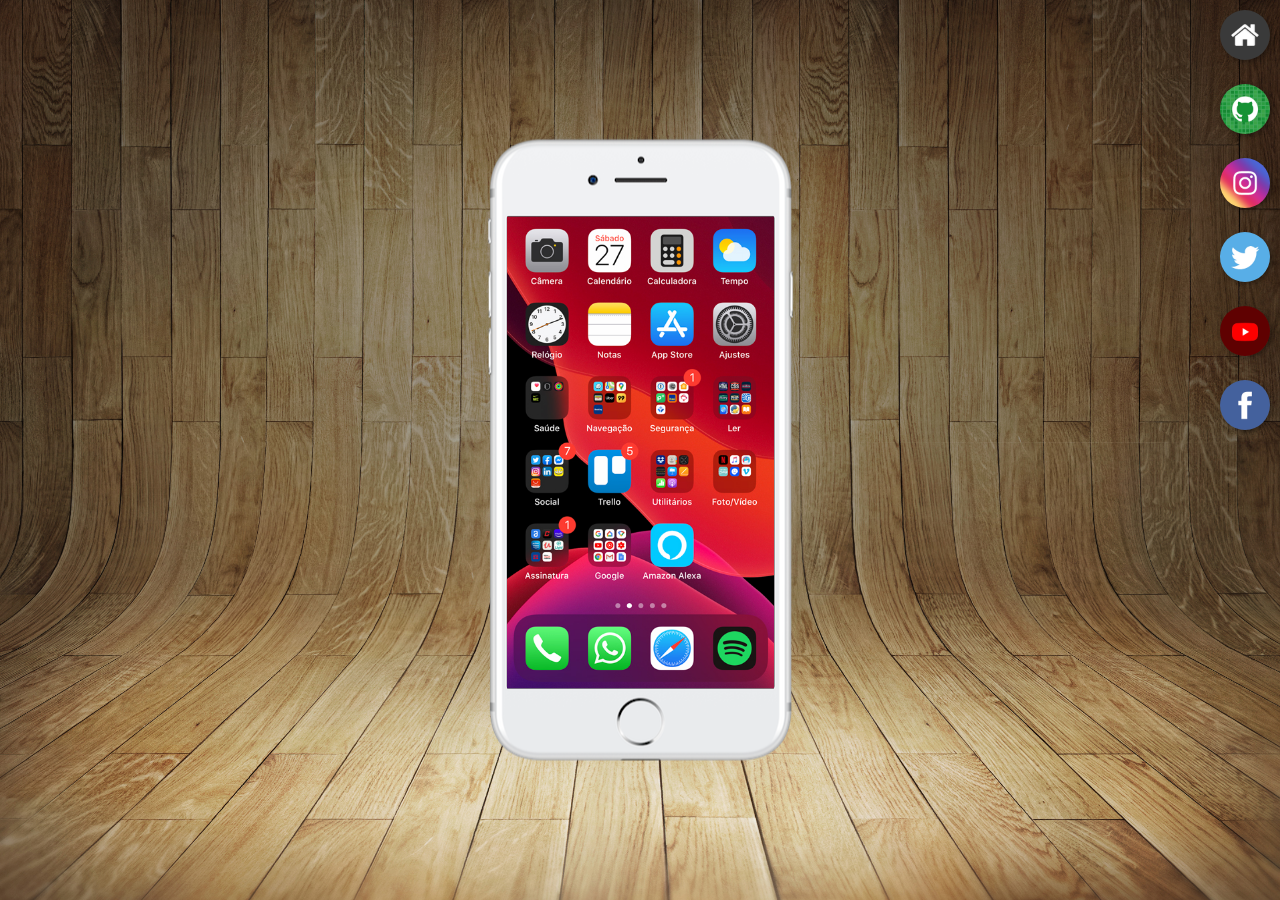
<file: index.html>
<!DOCTYPE html>
<html lang="pt-br">
<head>
    <meta charset="UTF-8">
    <meta name="viewport" content="width=device-width, initial-scale=1.0">
    <link rel="shortcut icon" href="favicon.ico" type="image/x-icon">
    <link rel="stylesheet" href="estilos/style.css">
    <title>Projeto Redes Sociais</title>
</head>
<body>
    <main>
        <section id="telefone">
            <iframe name="tela" id="tela" src="home.html" frameborder="0">
                seu navegador não é compatível com esse recurso
            </iframe>

        </section>
        <section id="redes-sociais">
            <a href="home.html" target="tela"><img src="imagens/logo-home.jpg" alt="home"></a> <br>

            <a href="github.html" target="tela"><img src="imagens/logo-github.jpg" alt="github"></a> <br>

            <a href="instagram.html" target="tela"><img src="imagens/logo-instagram.jpg" alt="instagram"></a> <br>

            <a href="twitter.html" target="tela"><img src="imagens/logo-twitter.jpg" alt="twitter"></a> <br>

            <a href="youtube.html" target="tela"><img src="imagens/logo-youtube.jpg" alt="youtube"></a> <br>

            <a href="facebook.html" target="tela"><img src="imagens/logo-facebook.jpg" alt="facebook"></a>

        </section>
    </main>
</body>
</html>
</file>
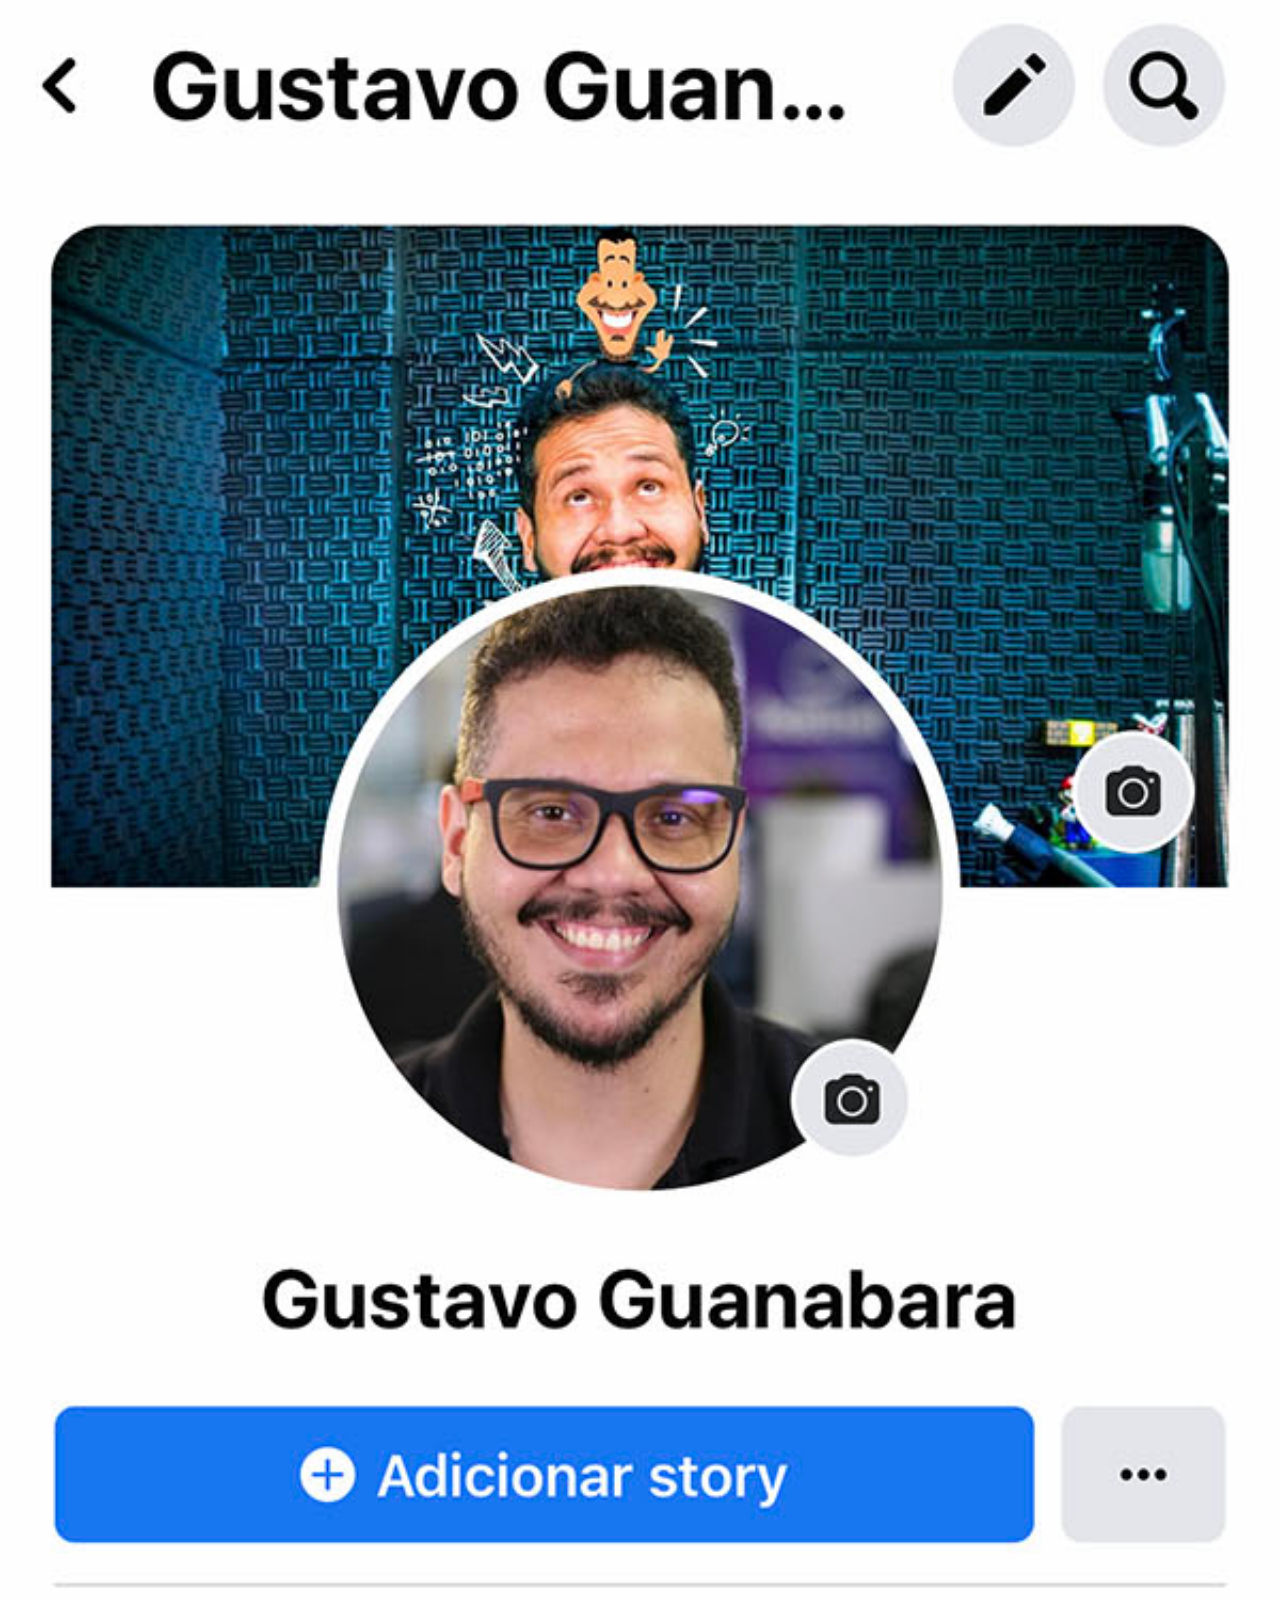
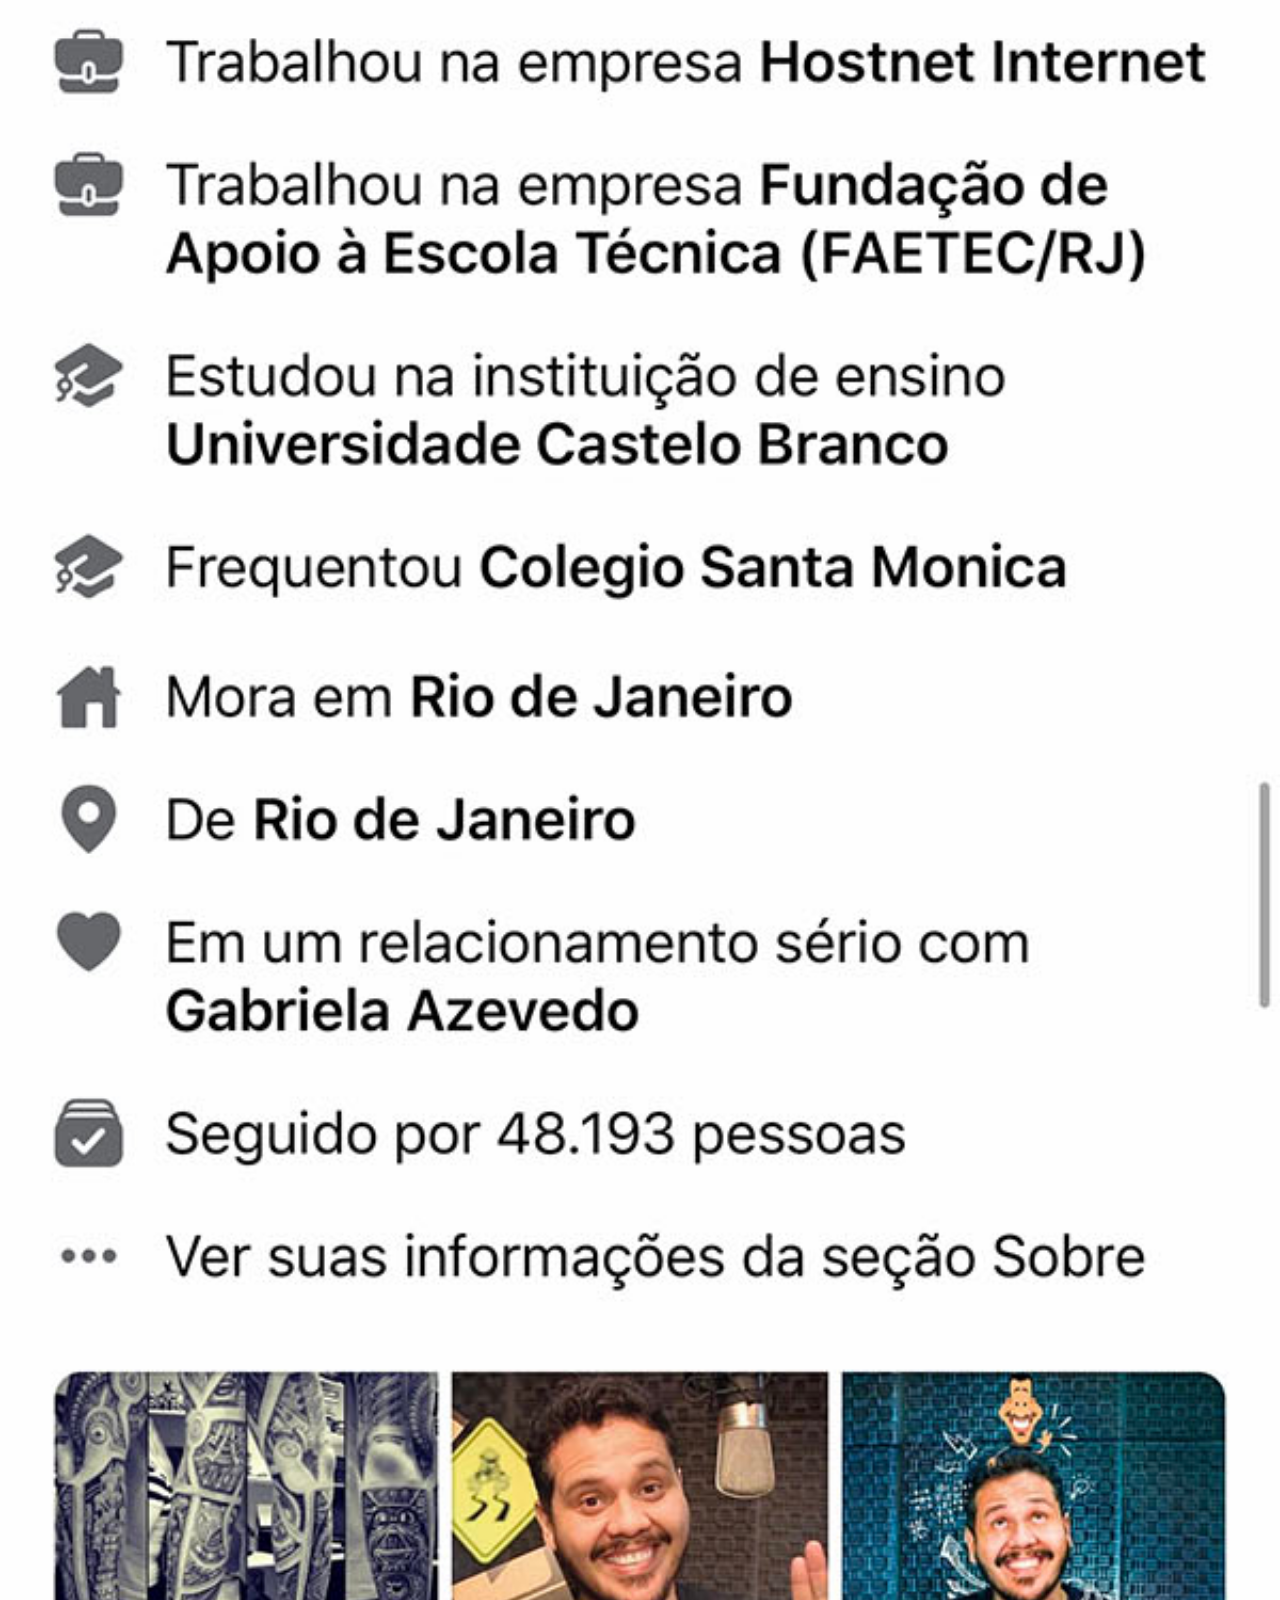
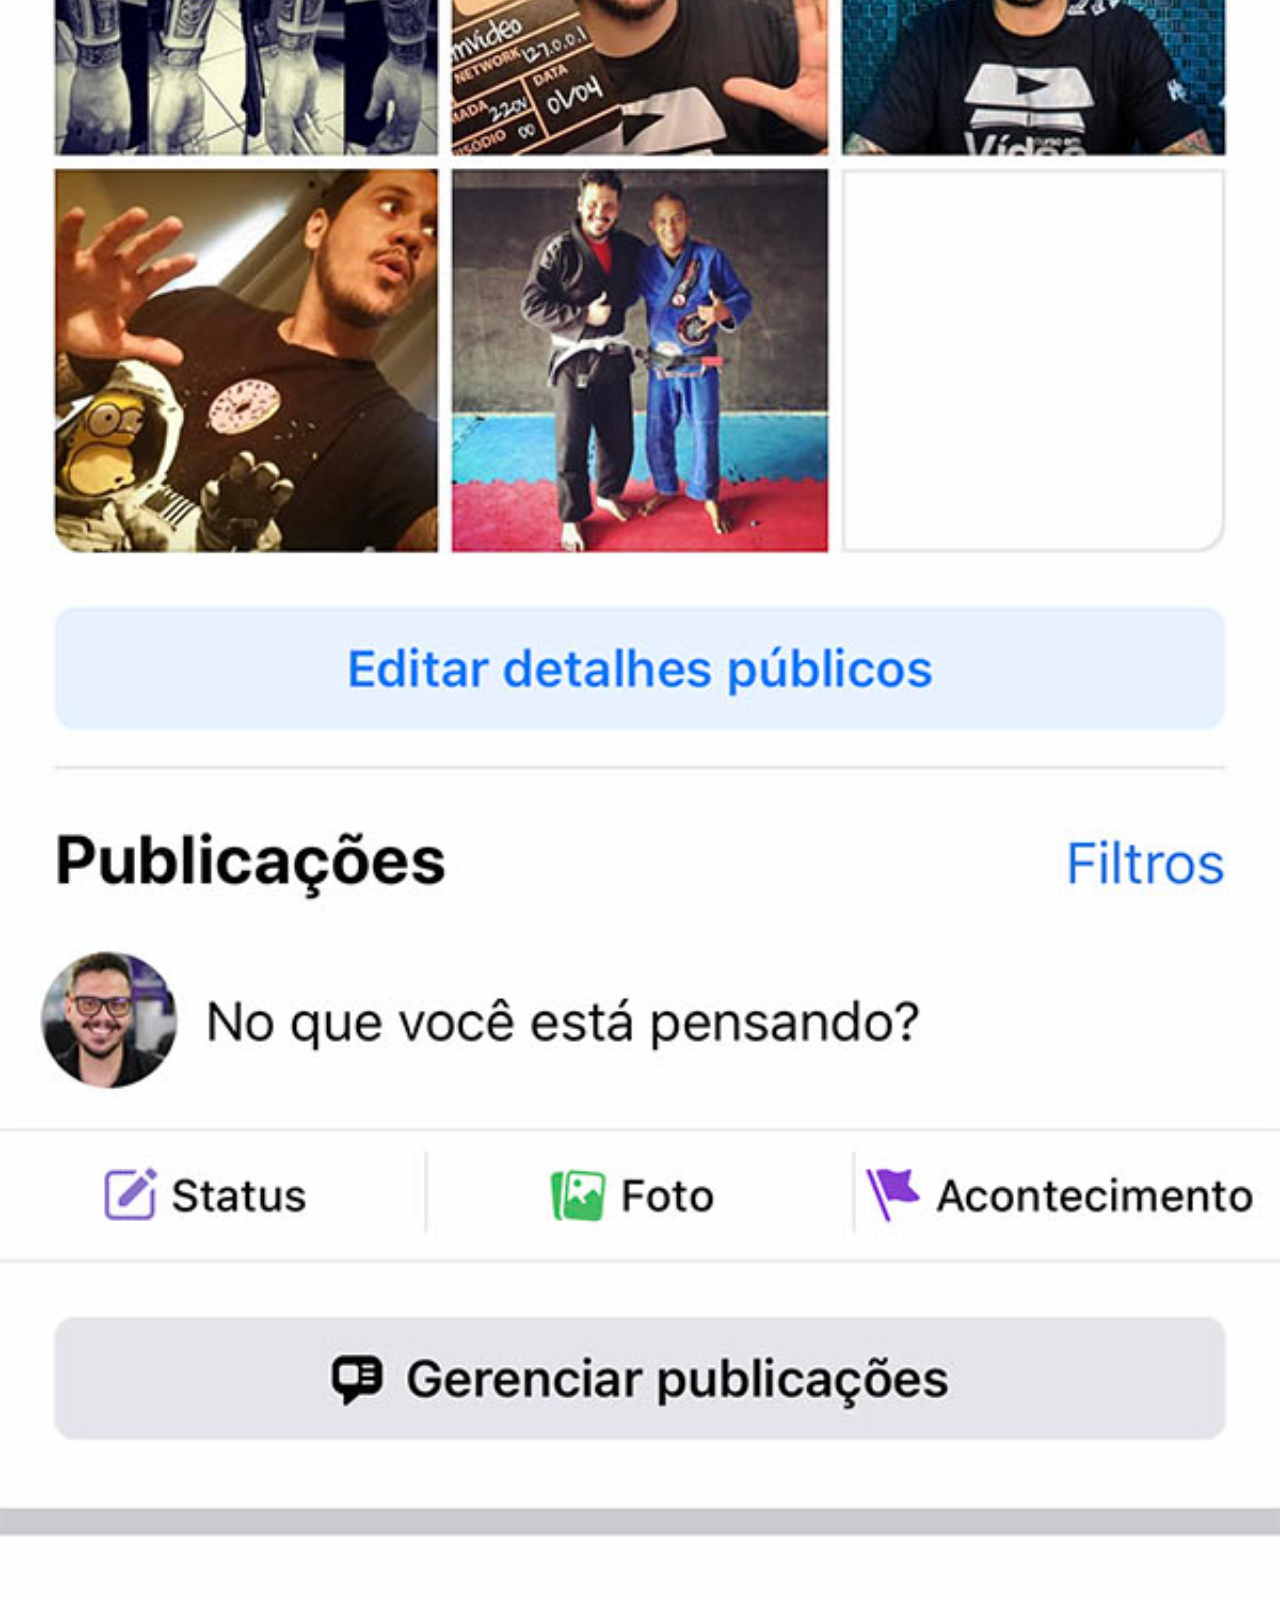
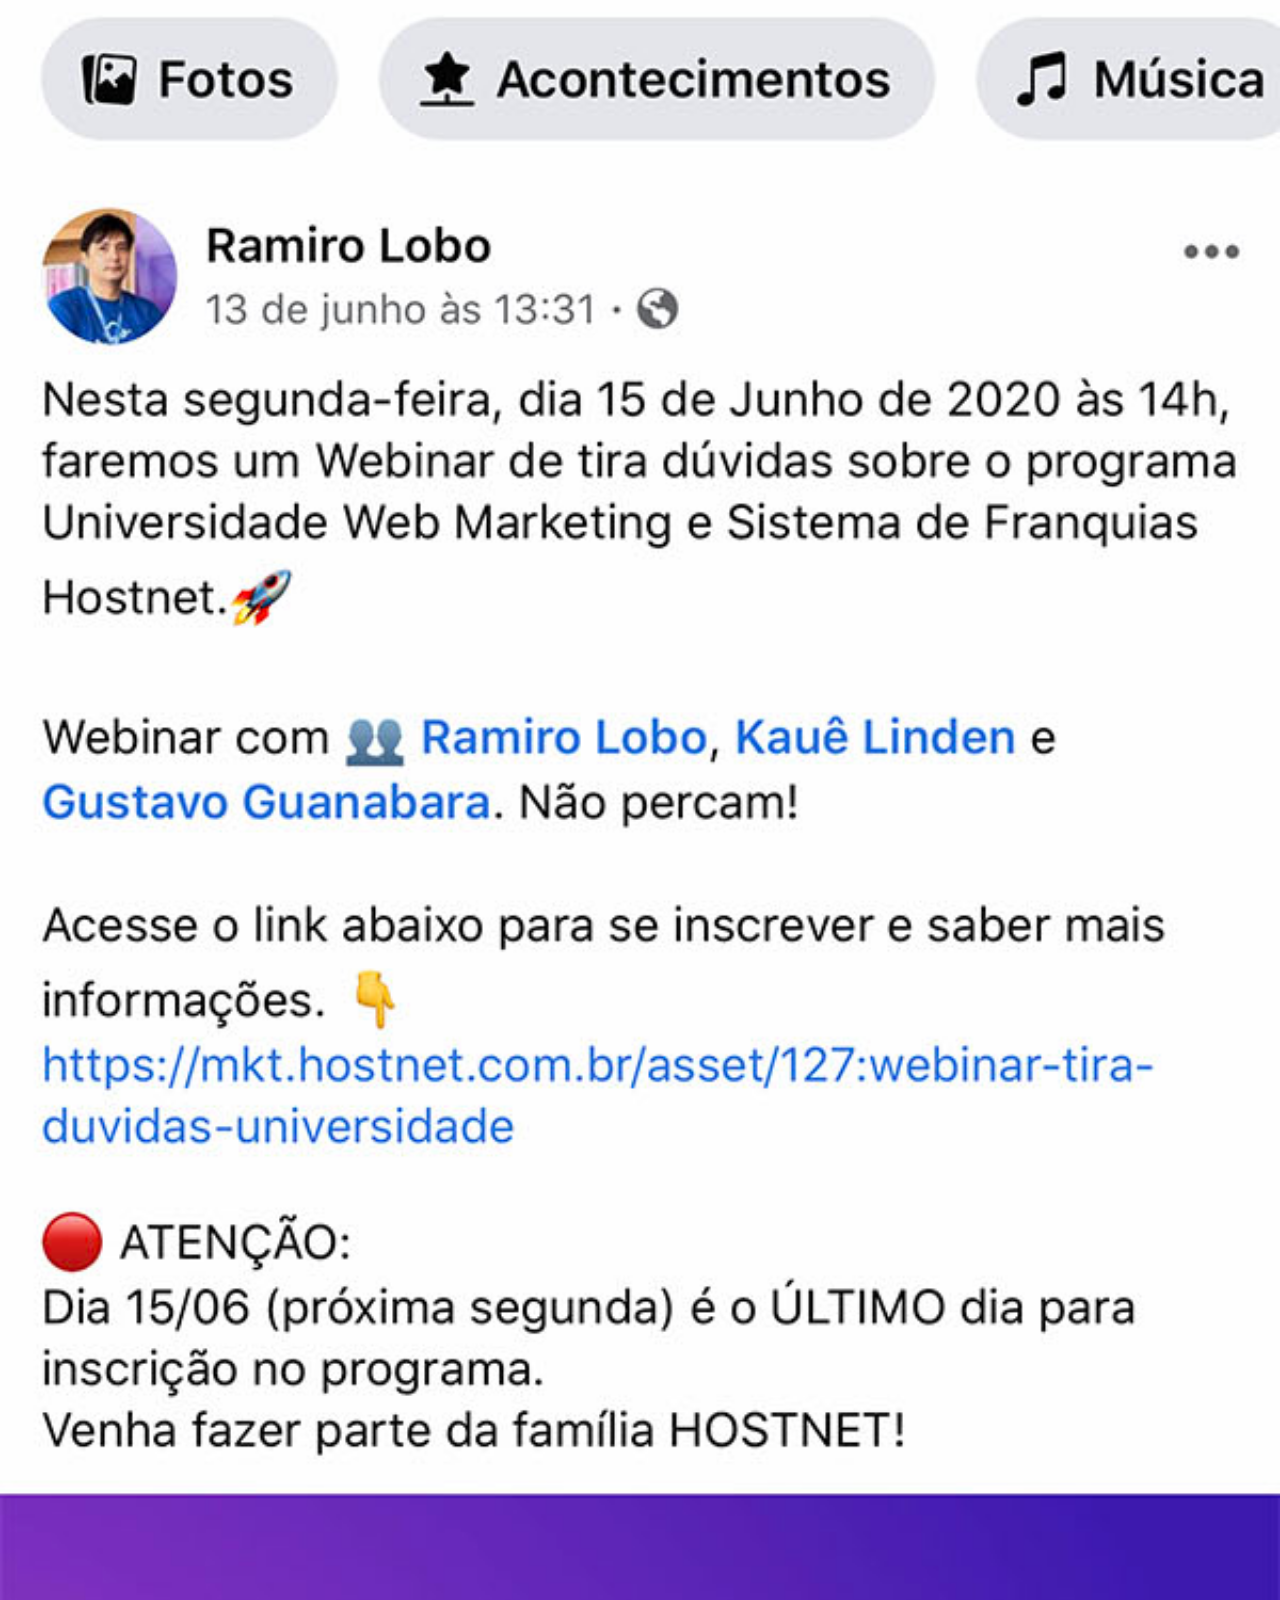
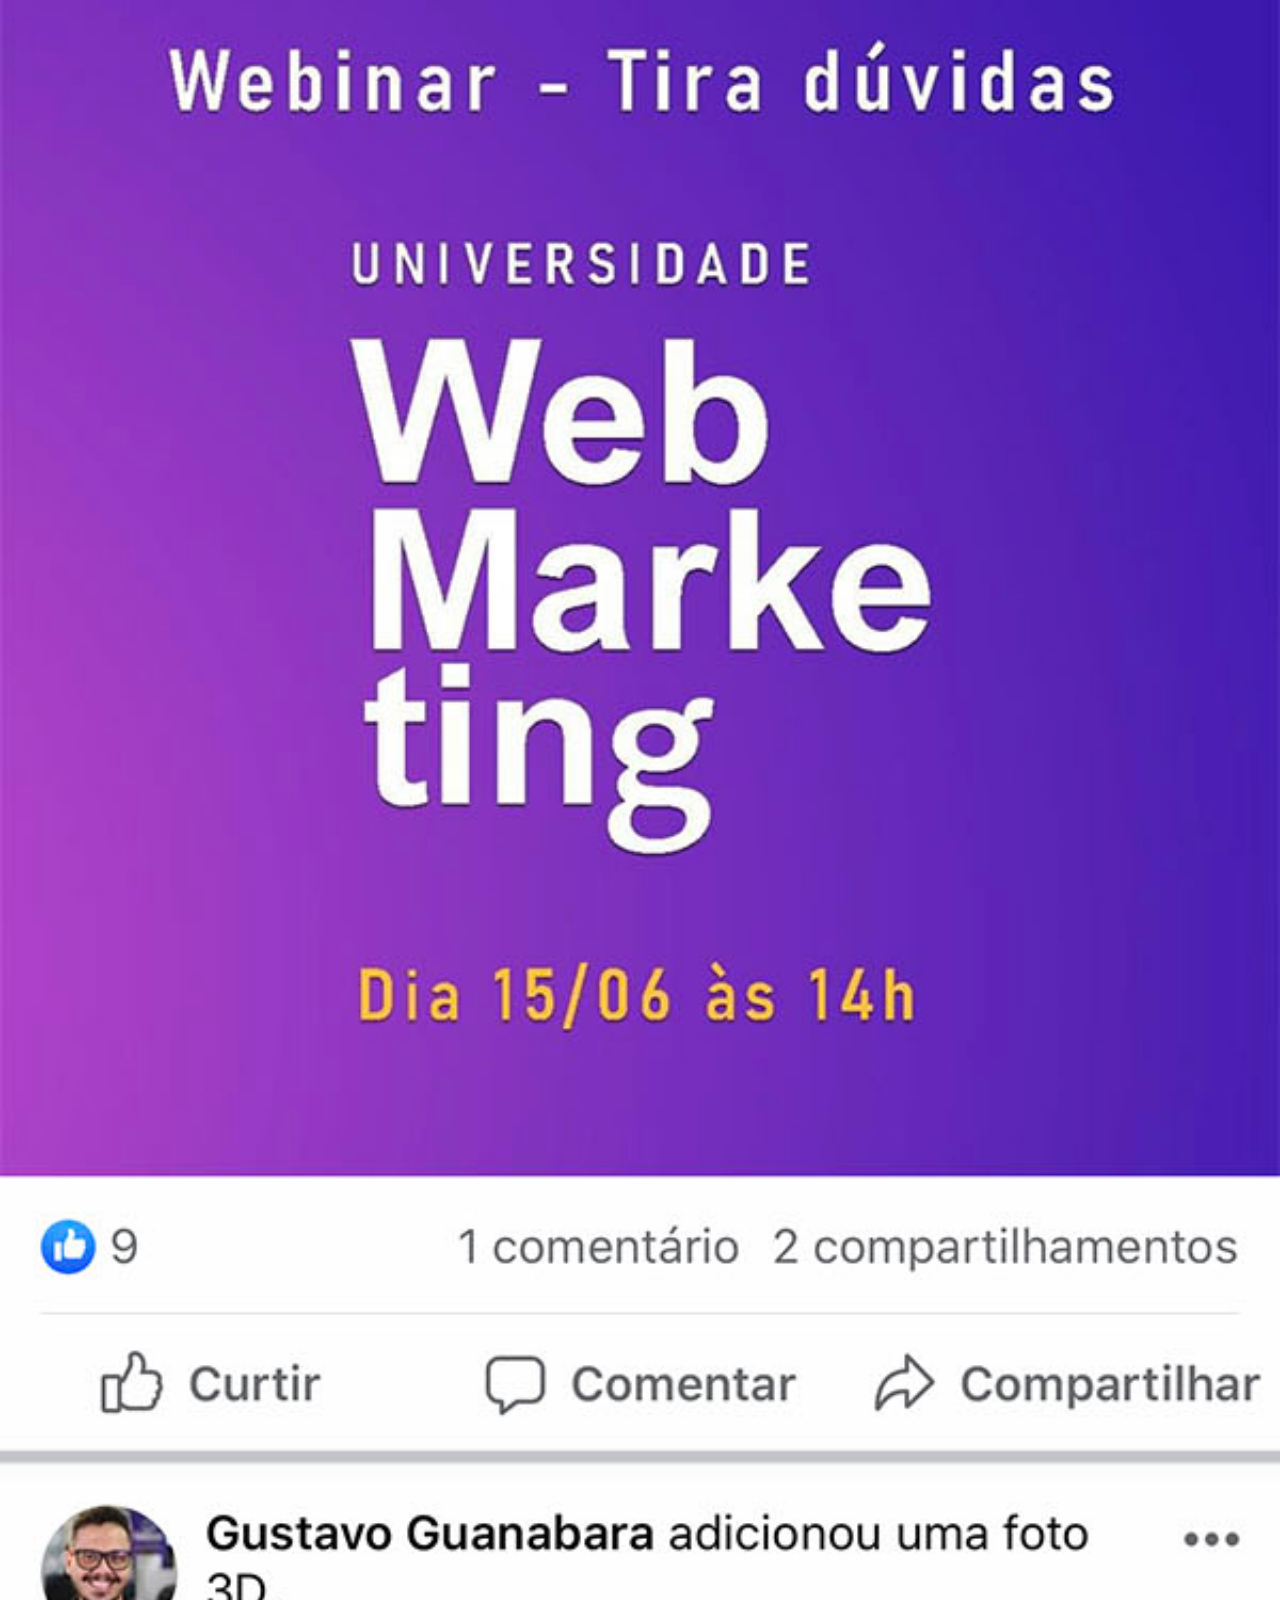
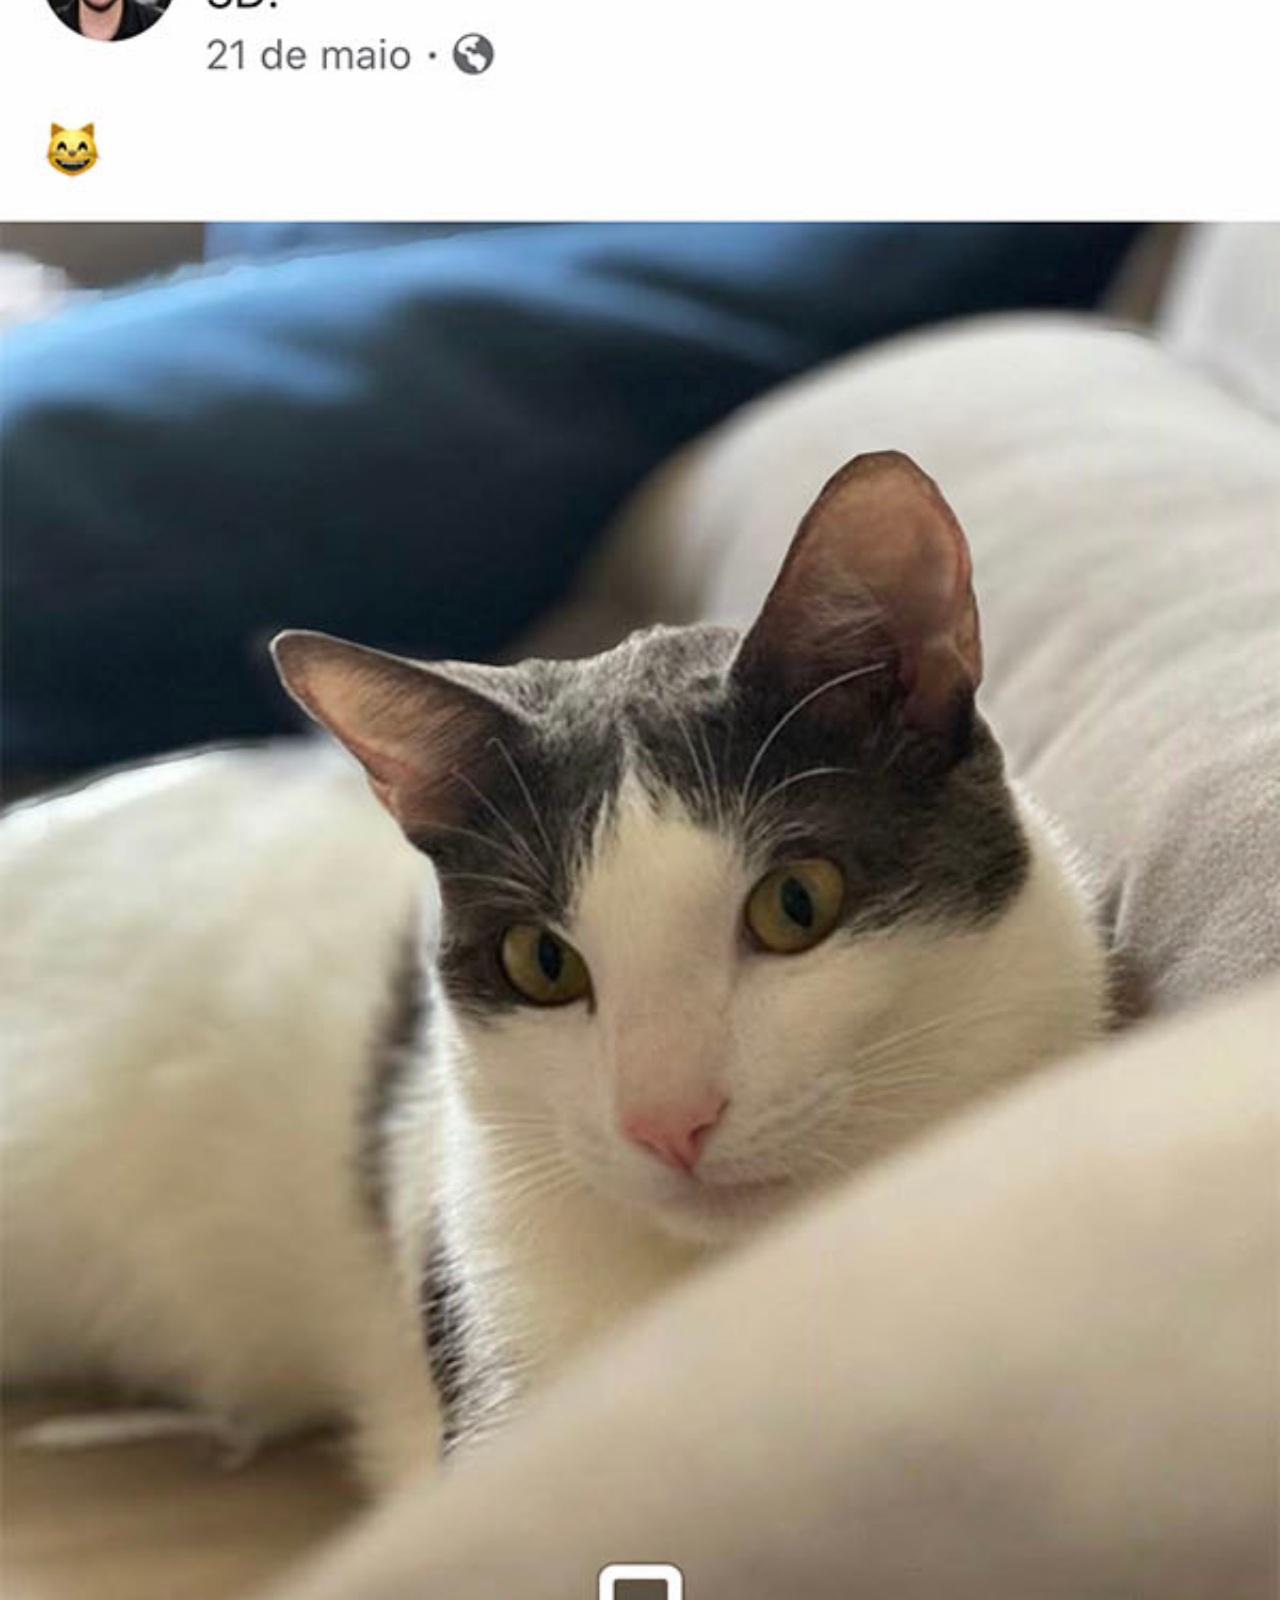
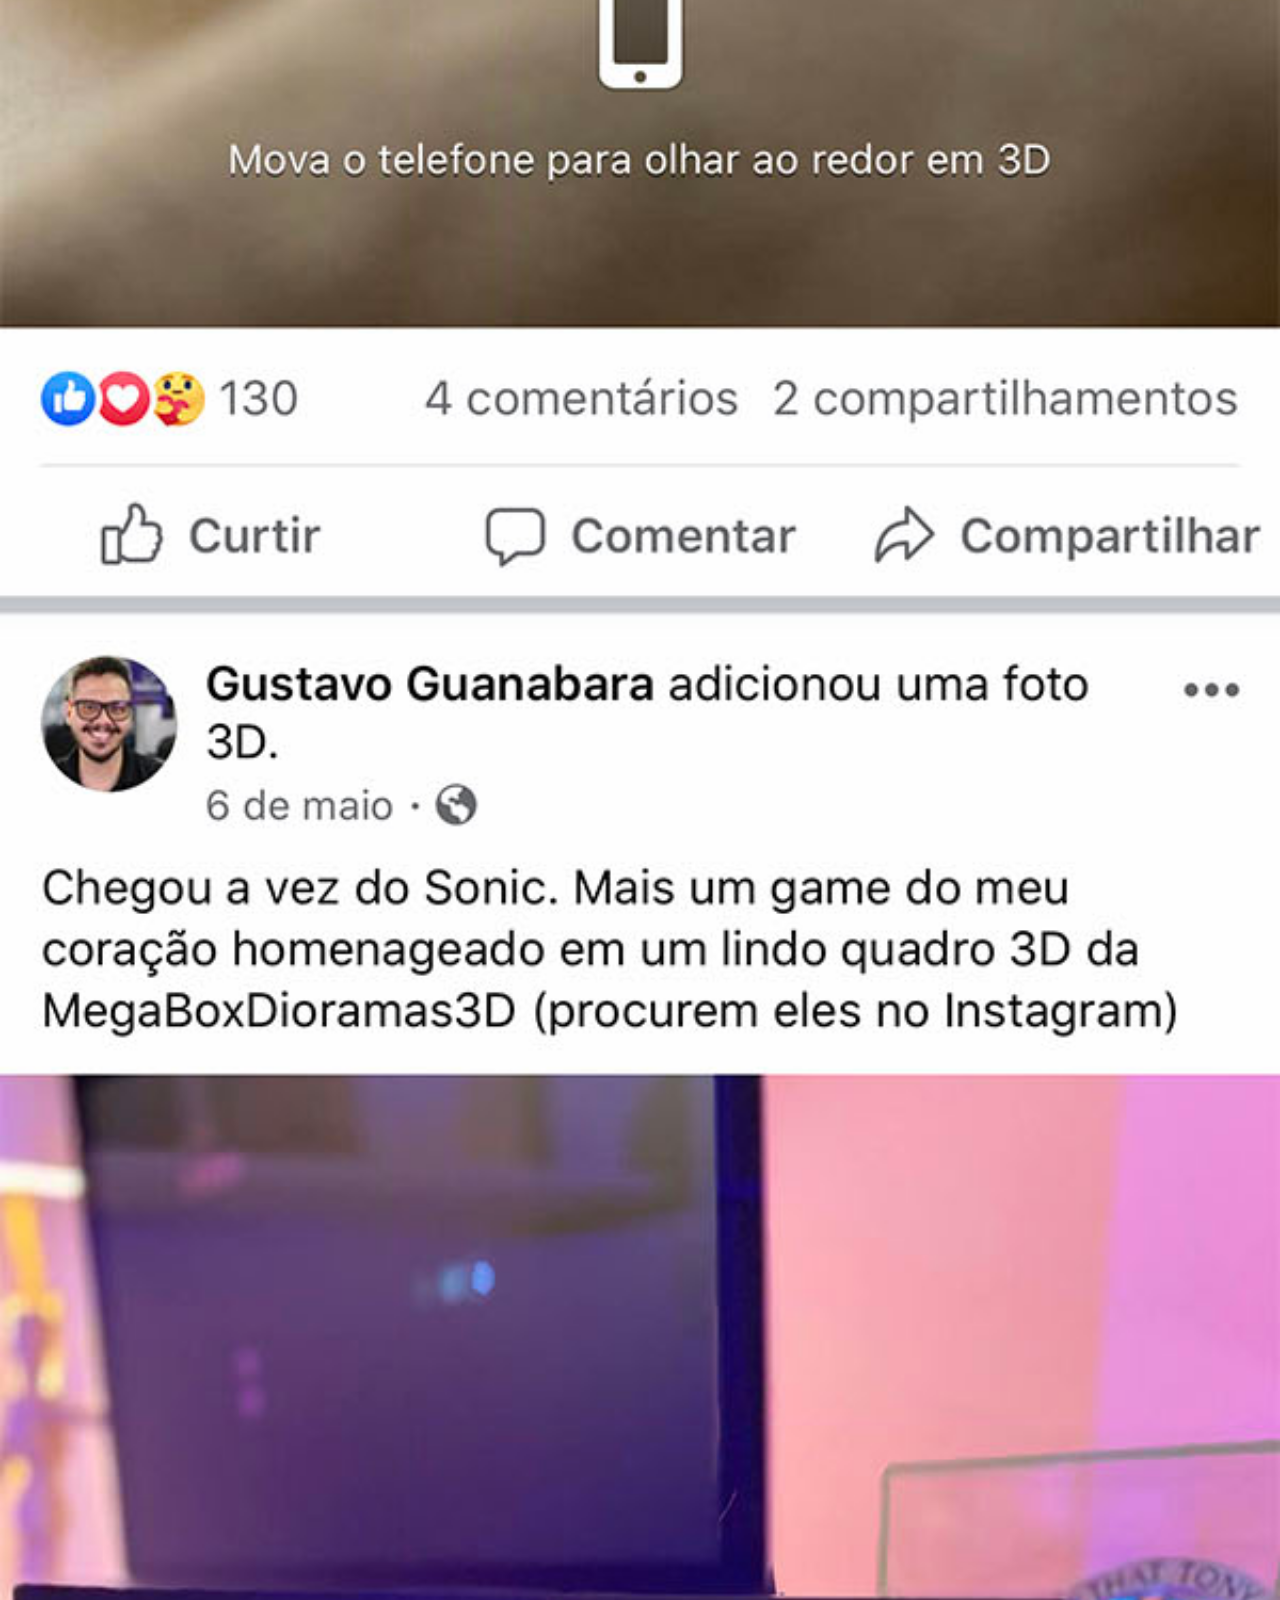
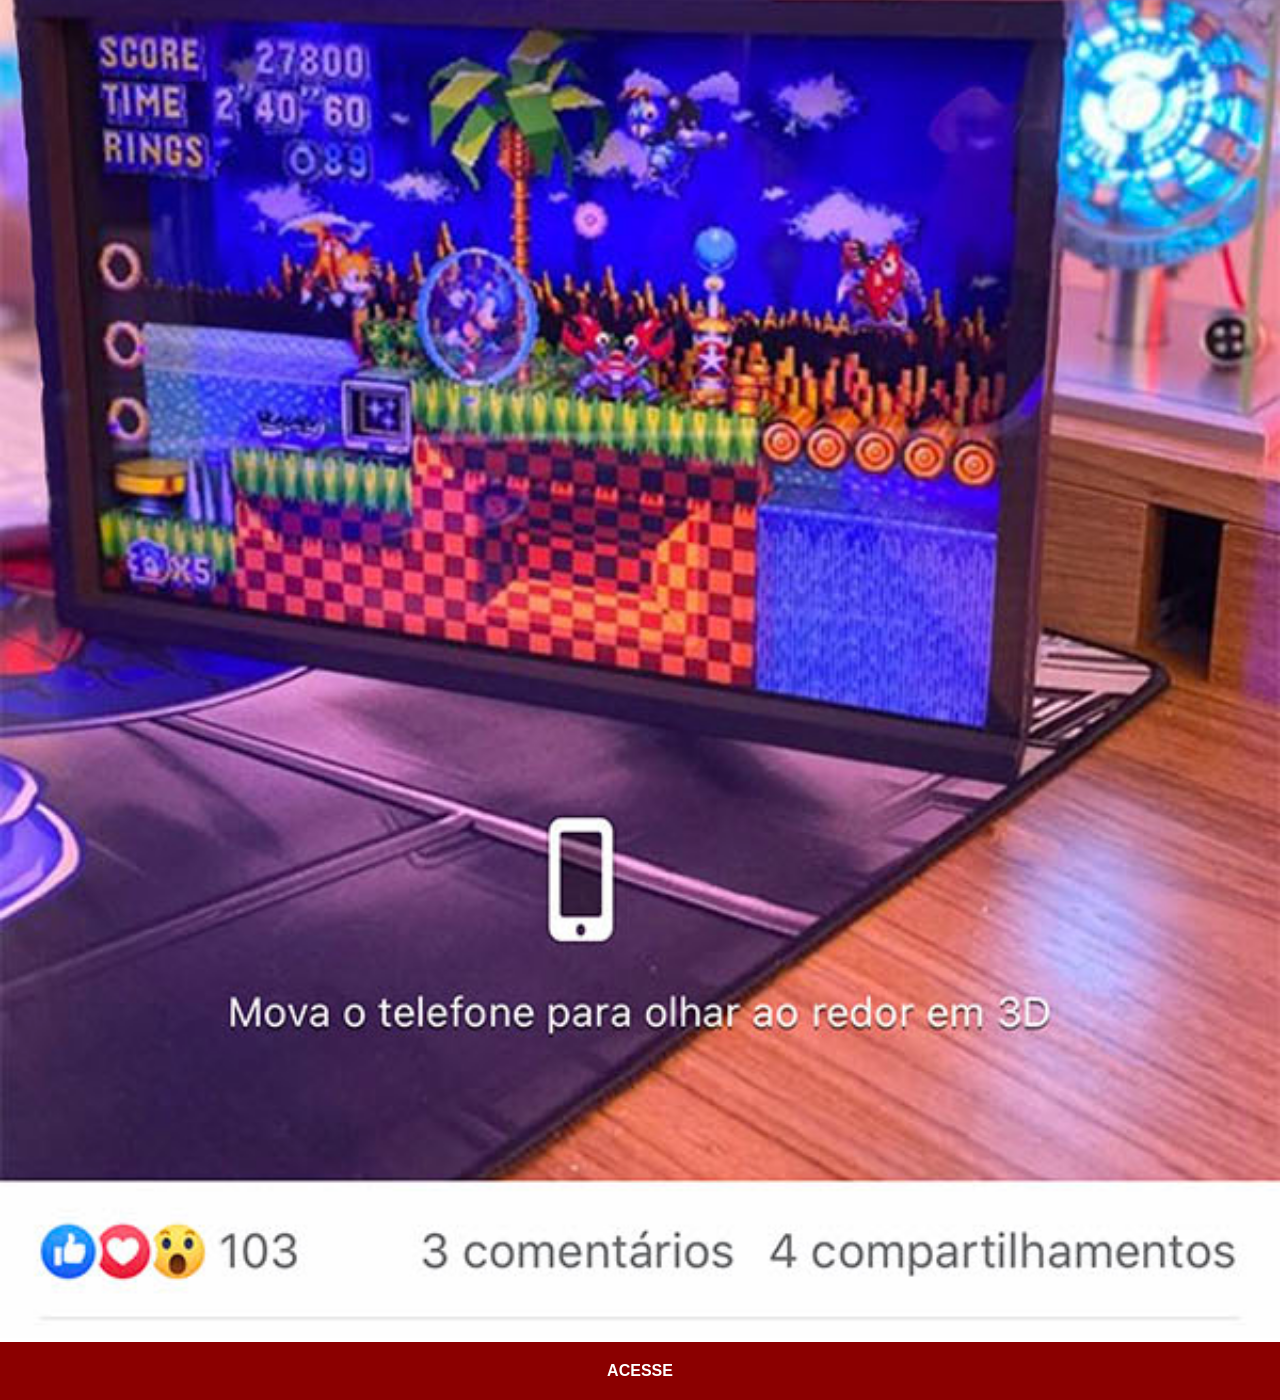
<file: facebook.html>
<!DOCTYPE html>
<html lang="pt-br">
<head>
    <meta charset="UTF-8">
    <meta name="viewport" content="width=device-width, initial-scale=1.0">
    <link rel="stylesheet" href="estilos/social.css">
    <title>Fecebook</title>
</head>
<body>
    <img src="imagens/tela-facebook.jpg" alt="facebook">
    <a href="https://www.facebook.com/gustavoguanabara/?locale=pt_BR" target="_blank">ACESSE</a>
</body>
</html>
</file>
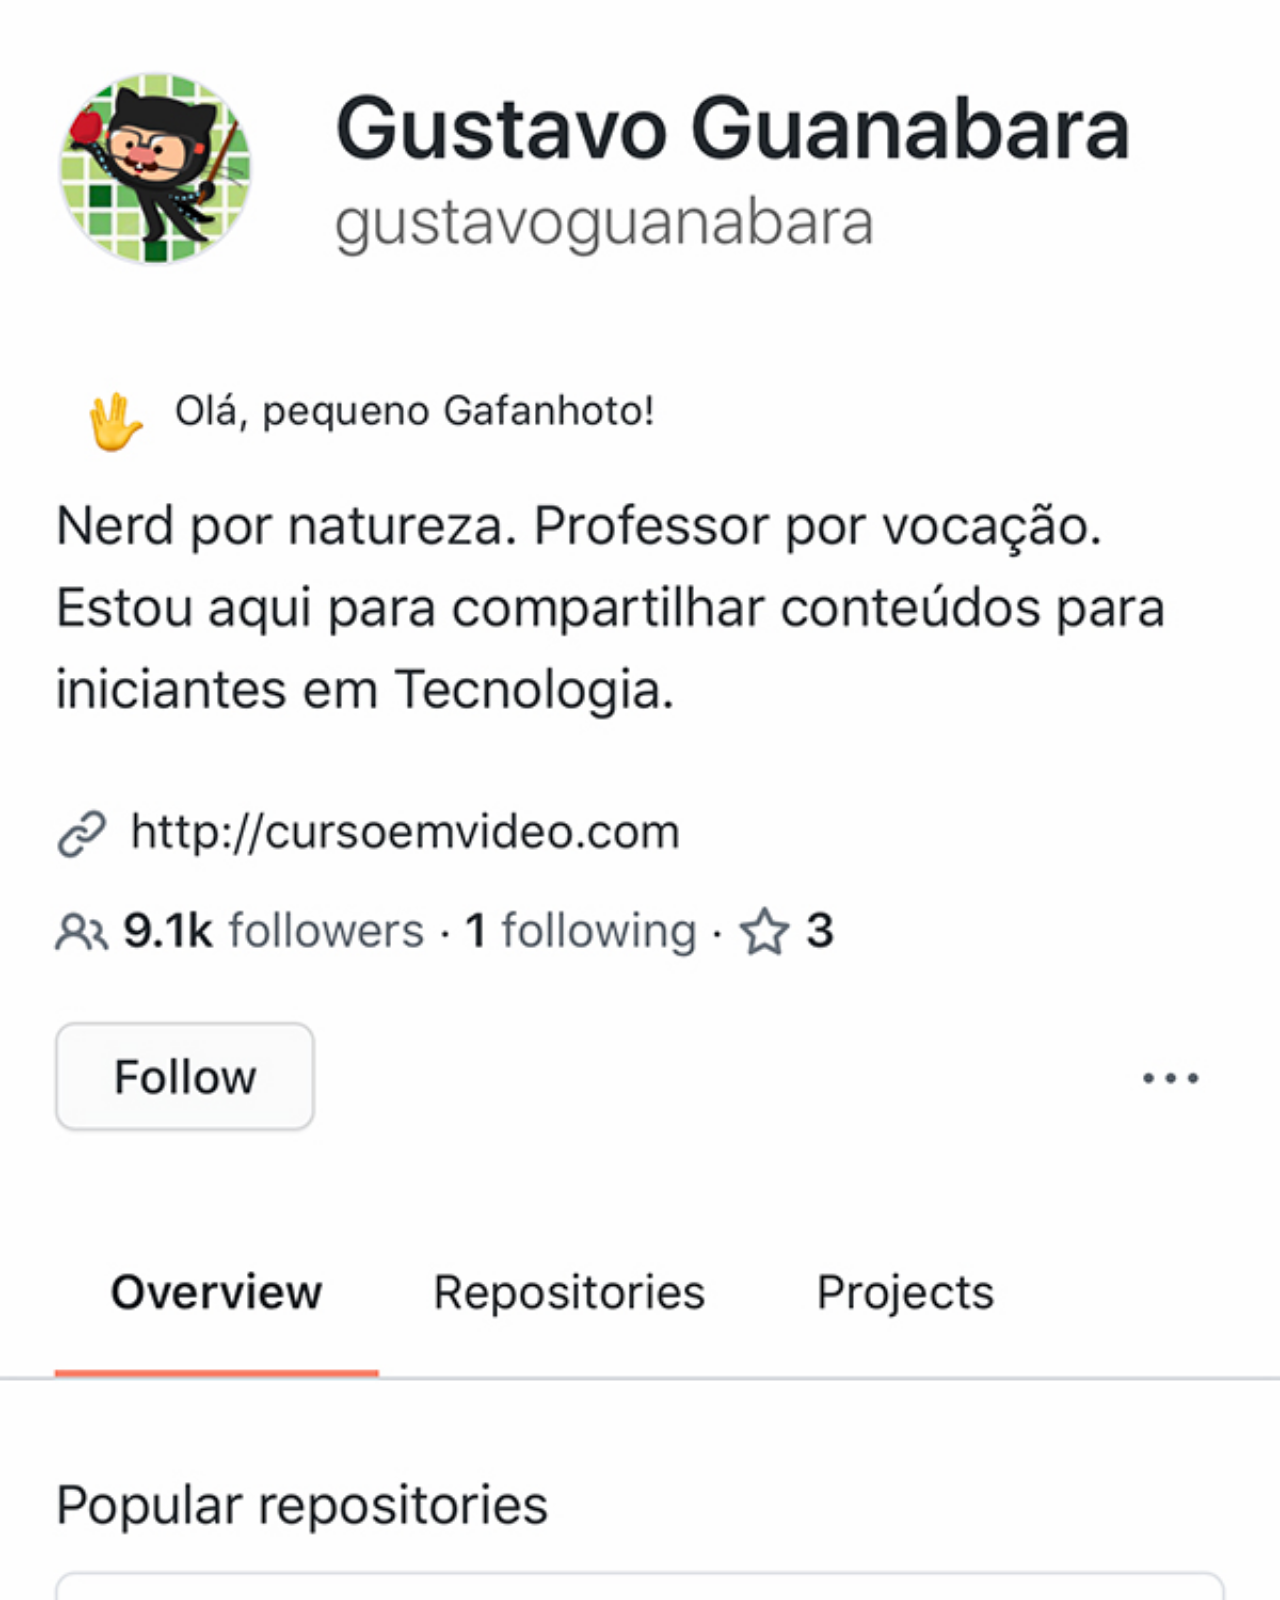
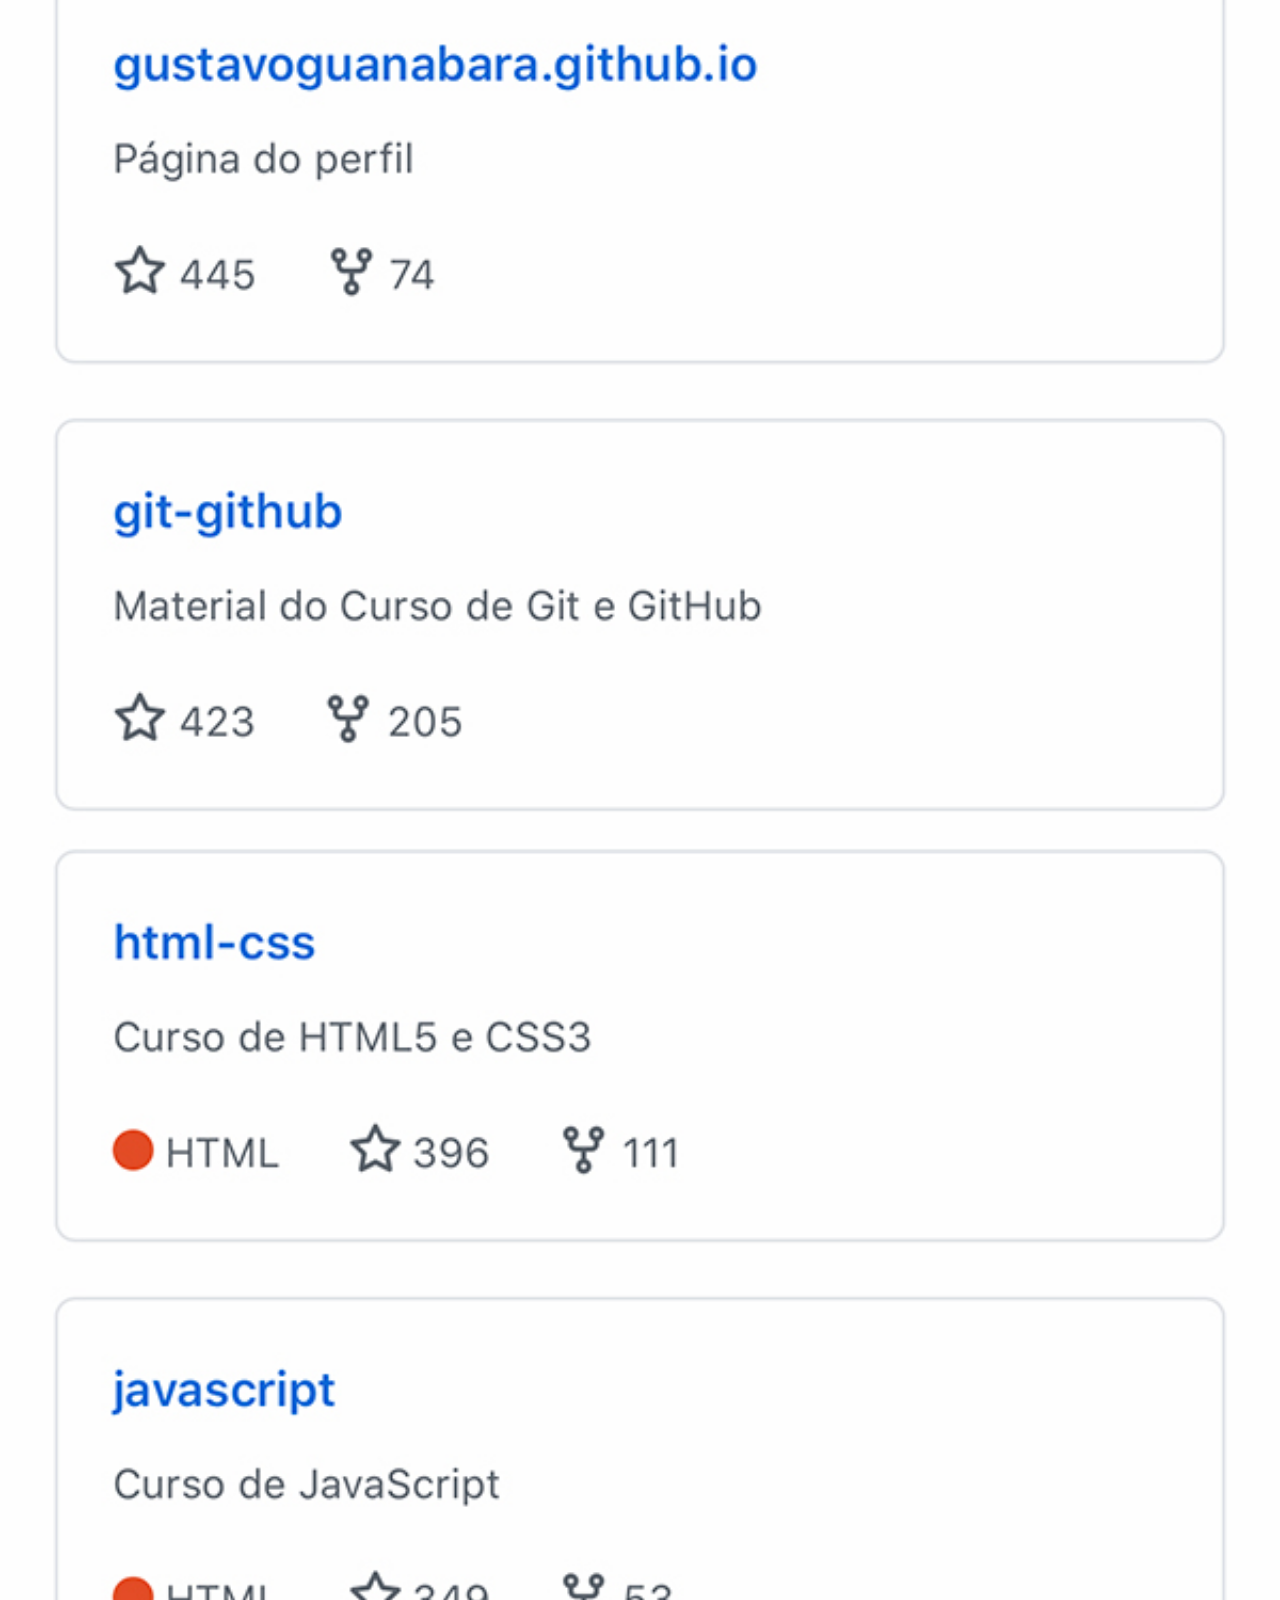
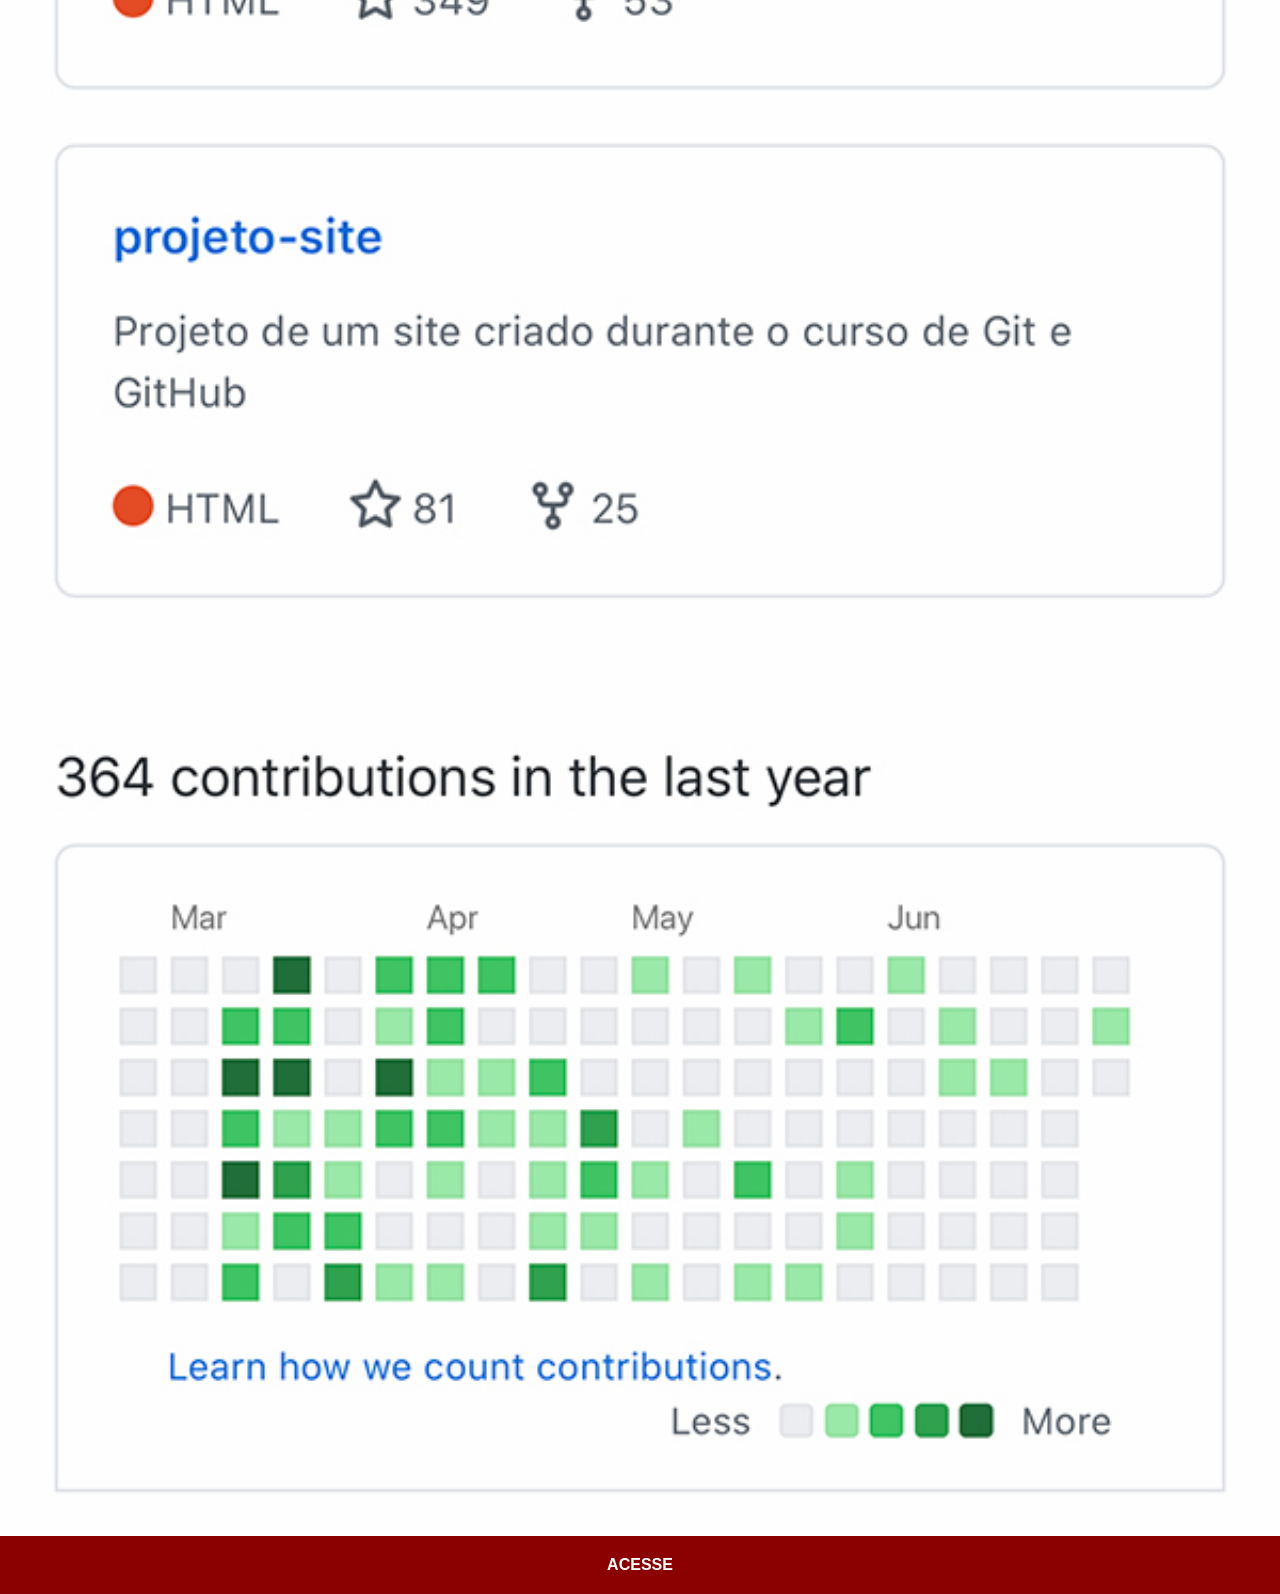
<file: github.html>
<!DOCTYPE html>
<html lang="pt-br">
<head>
    <meta charset="UTF-8">
    <meta name="viewport" content="width=device-width, initial-scale=1.0">
    <title>Github</title>
    <link rel="stylesheet" href="estilos/social.css">
</head>
<body>
    <img src="imagens/tela-github.jpg" alt="github">
    <a href="https://github.com/gustavoguanabara/" target="_blank">ACESSE</a>
</body>
</html>
</file>
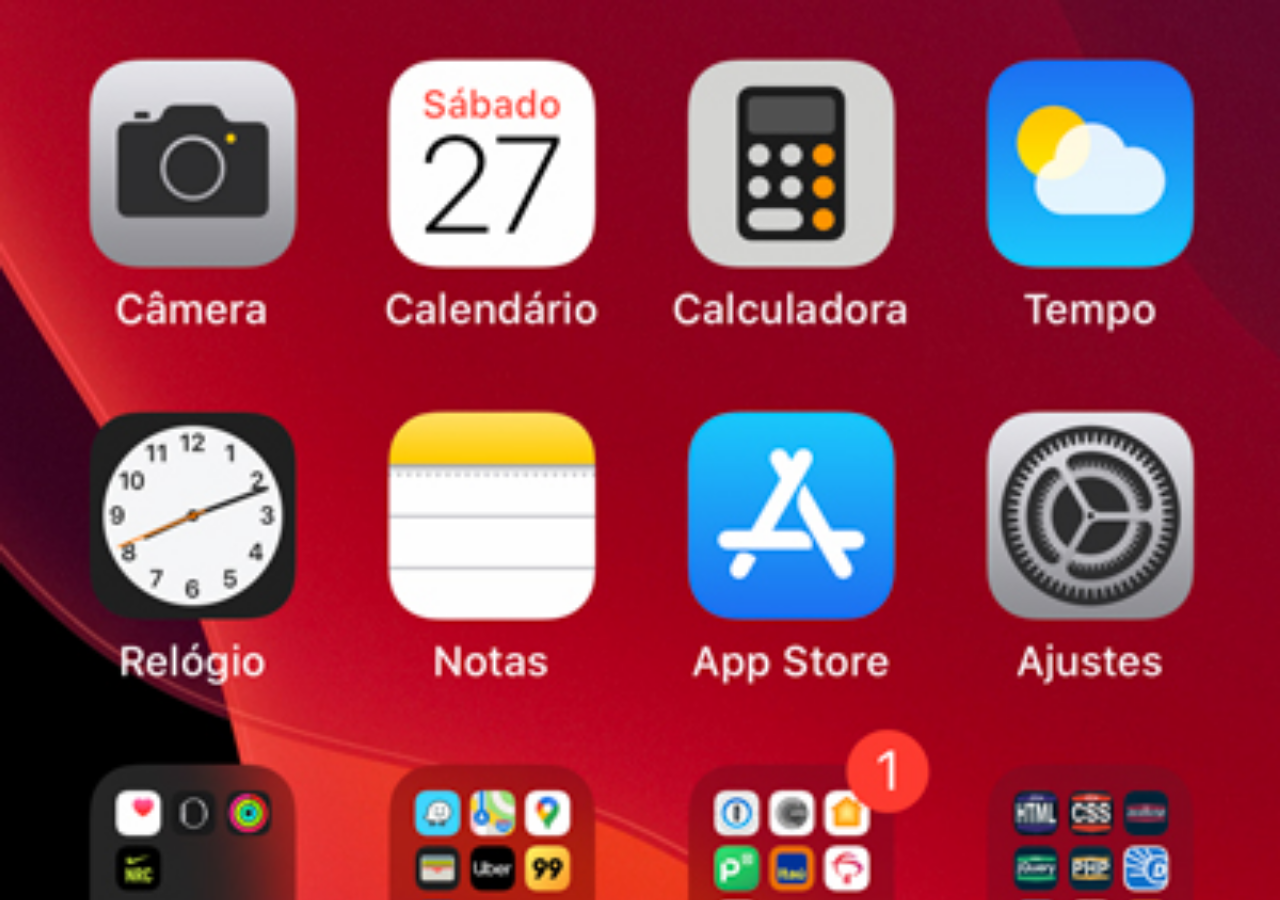
<file: home.html>
<!DOCTYPE html>
<html lang="pt-br">
<head>
    <meta charset="UTF-8">
    <meta name="viewport" content="width=device-width, initial-scale=1.0">
    <title>Home</title>
</head>
<style>
    * {
       margin: 0px;
       padding: 0px; 
    }

    body {
        width: 100vw;
        height: 100vh;
        background: black url('imagens/tela-home.jpg') no-repeat top center;
        background-size: cover;
    }
</style>
<body>
    
</body>
</html>
</file>
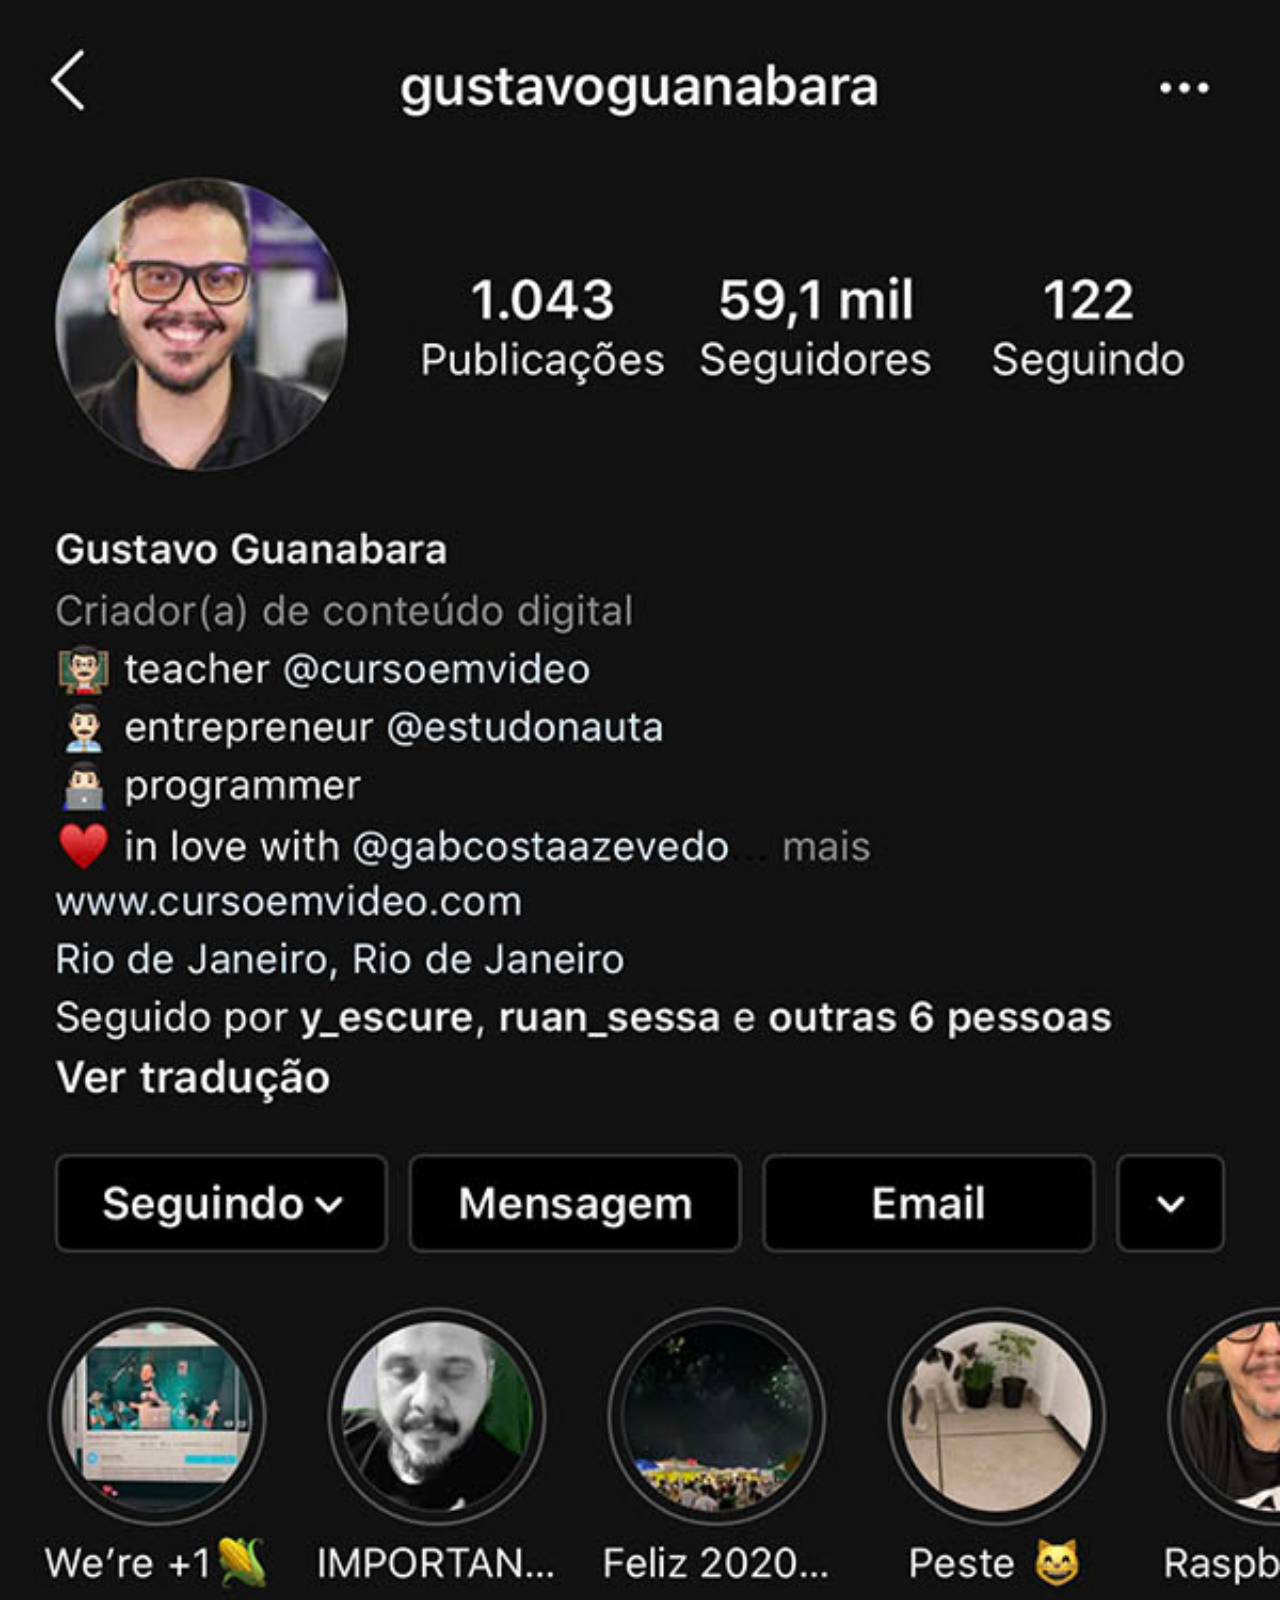
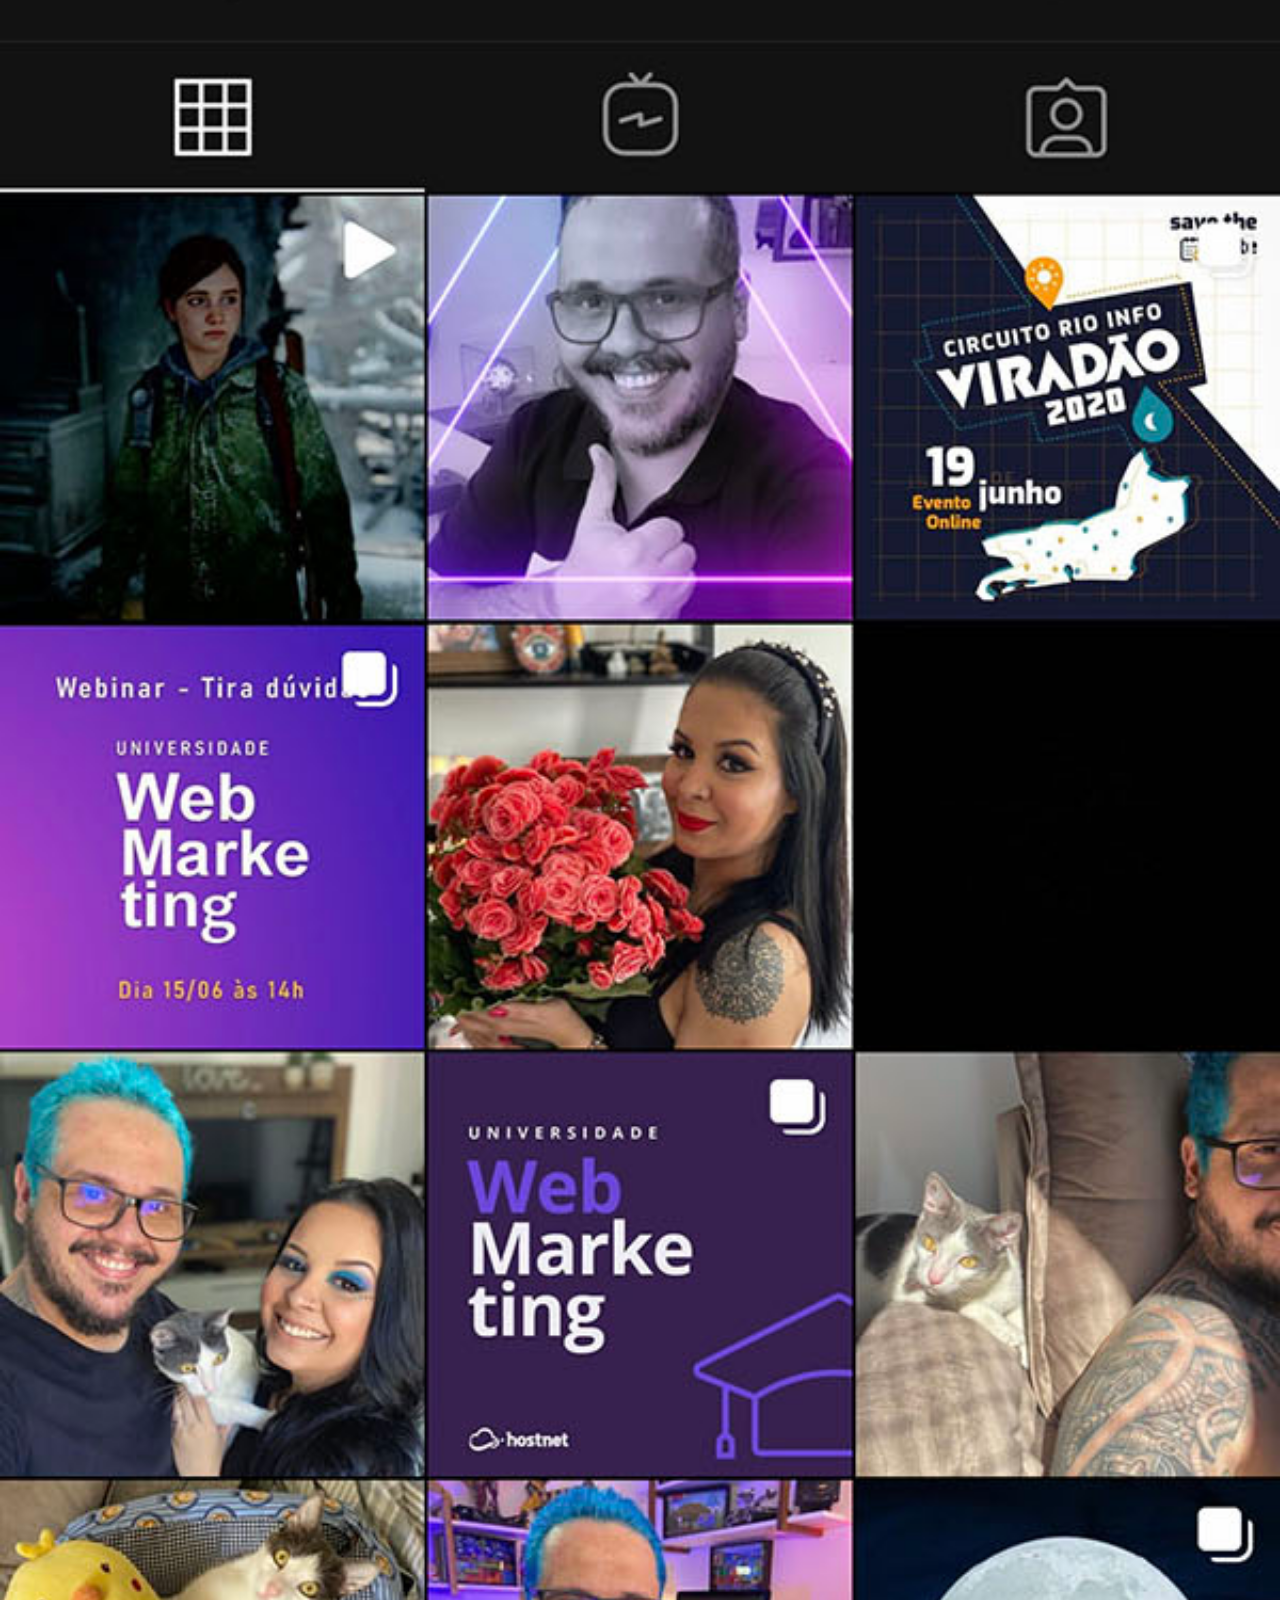
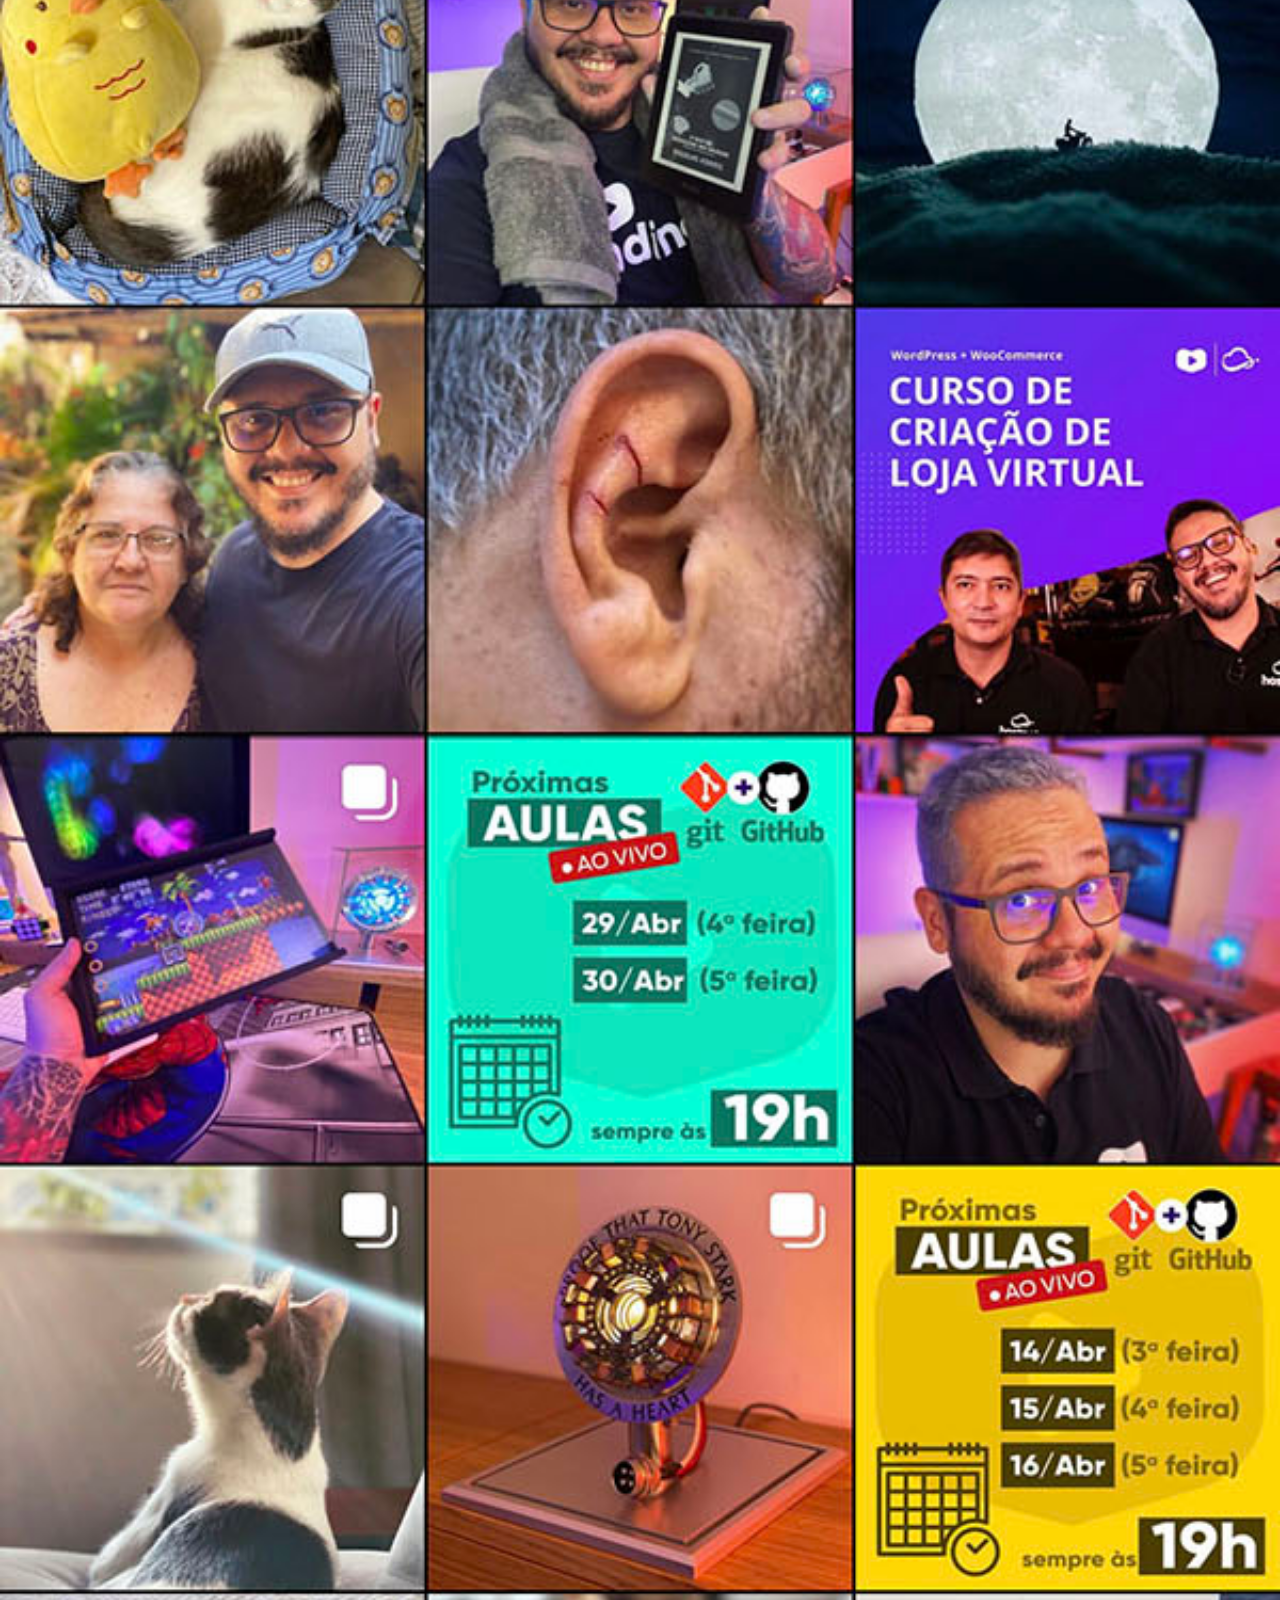
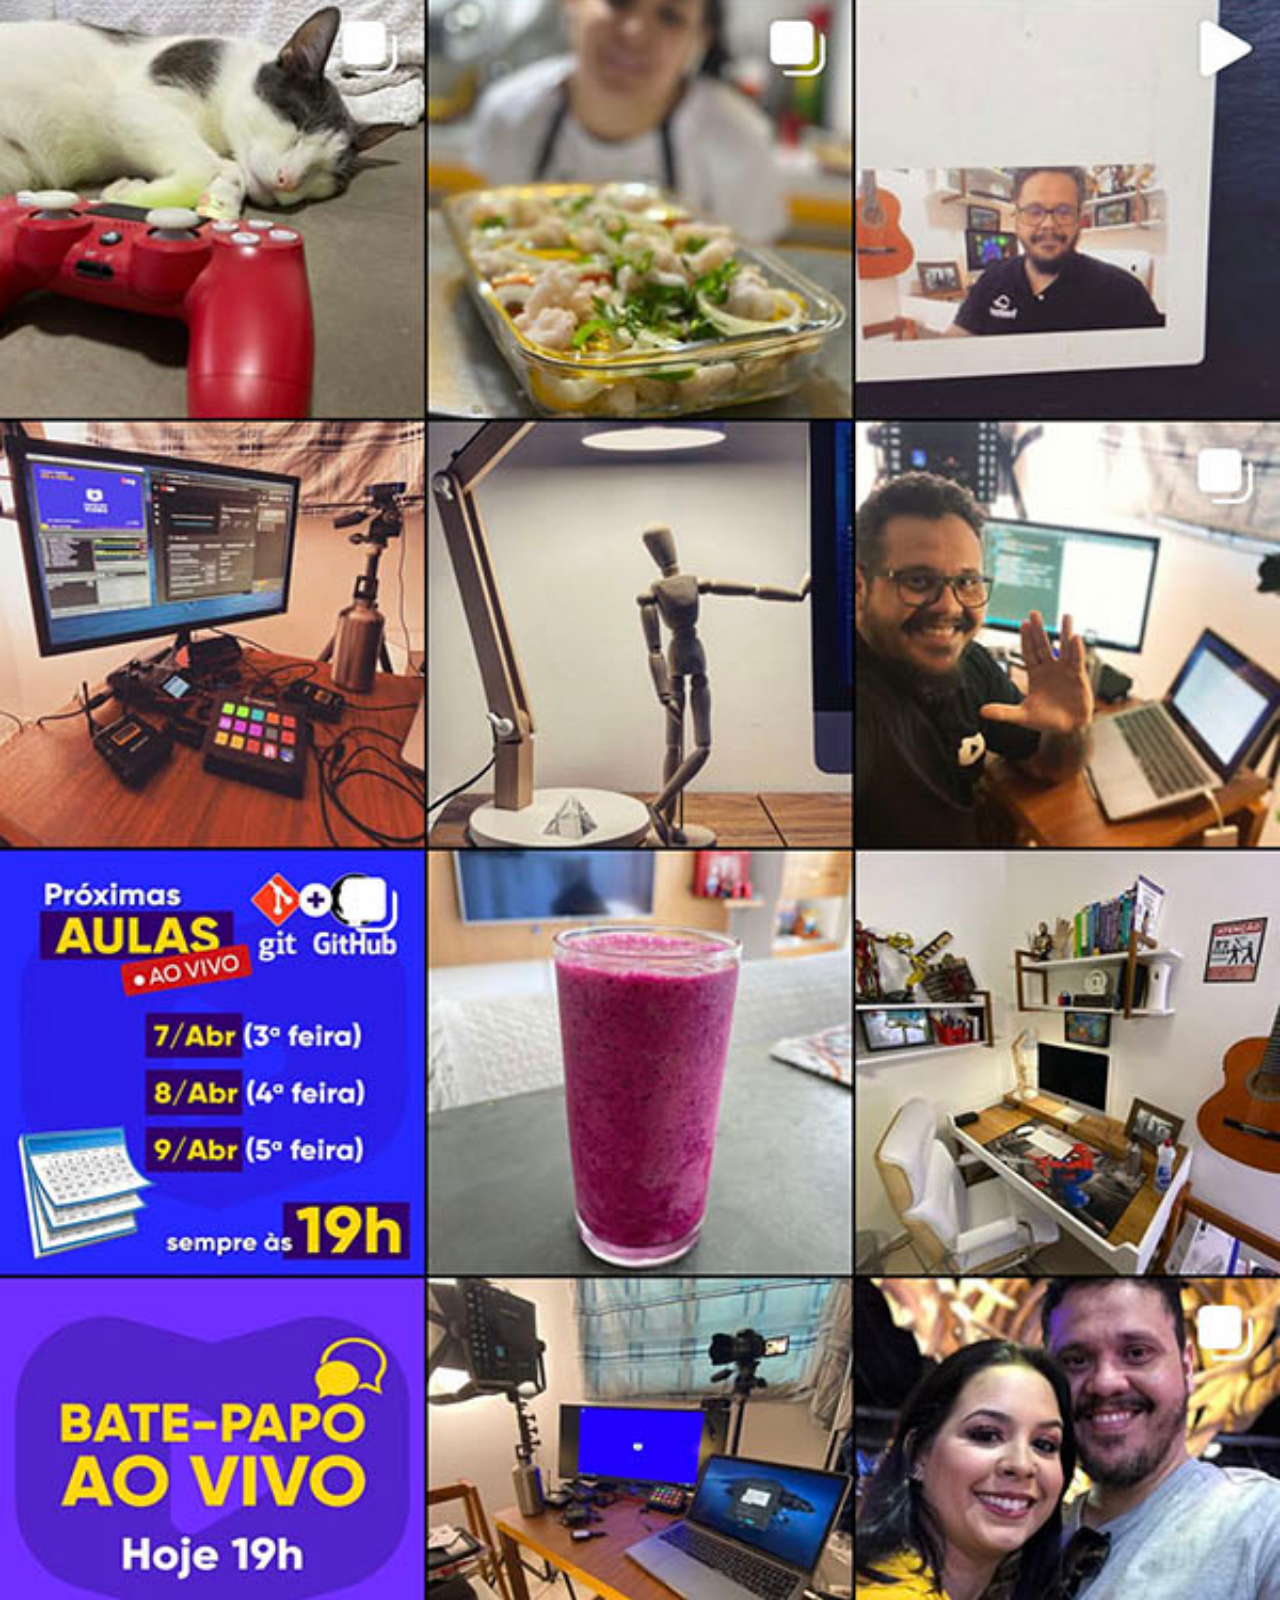
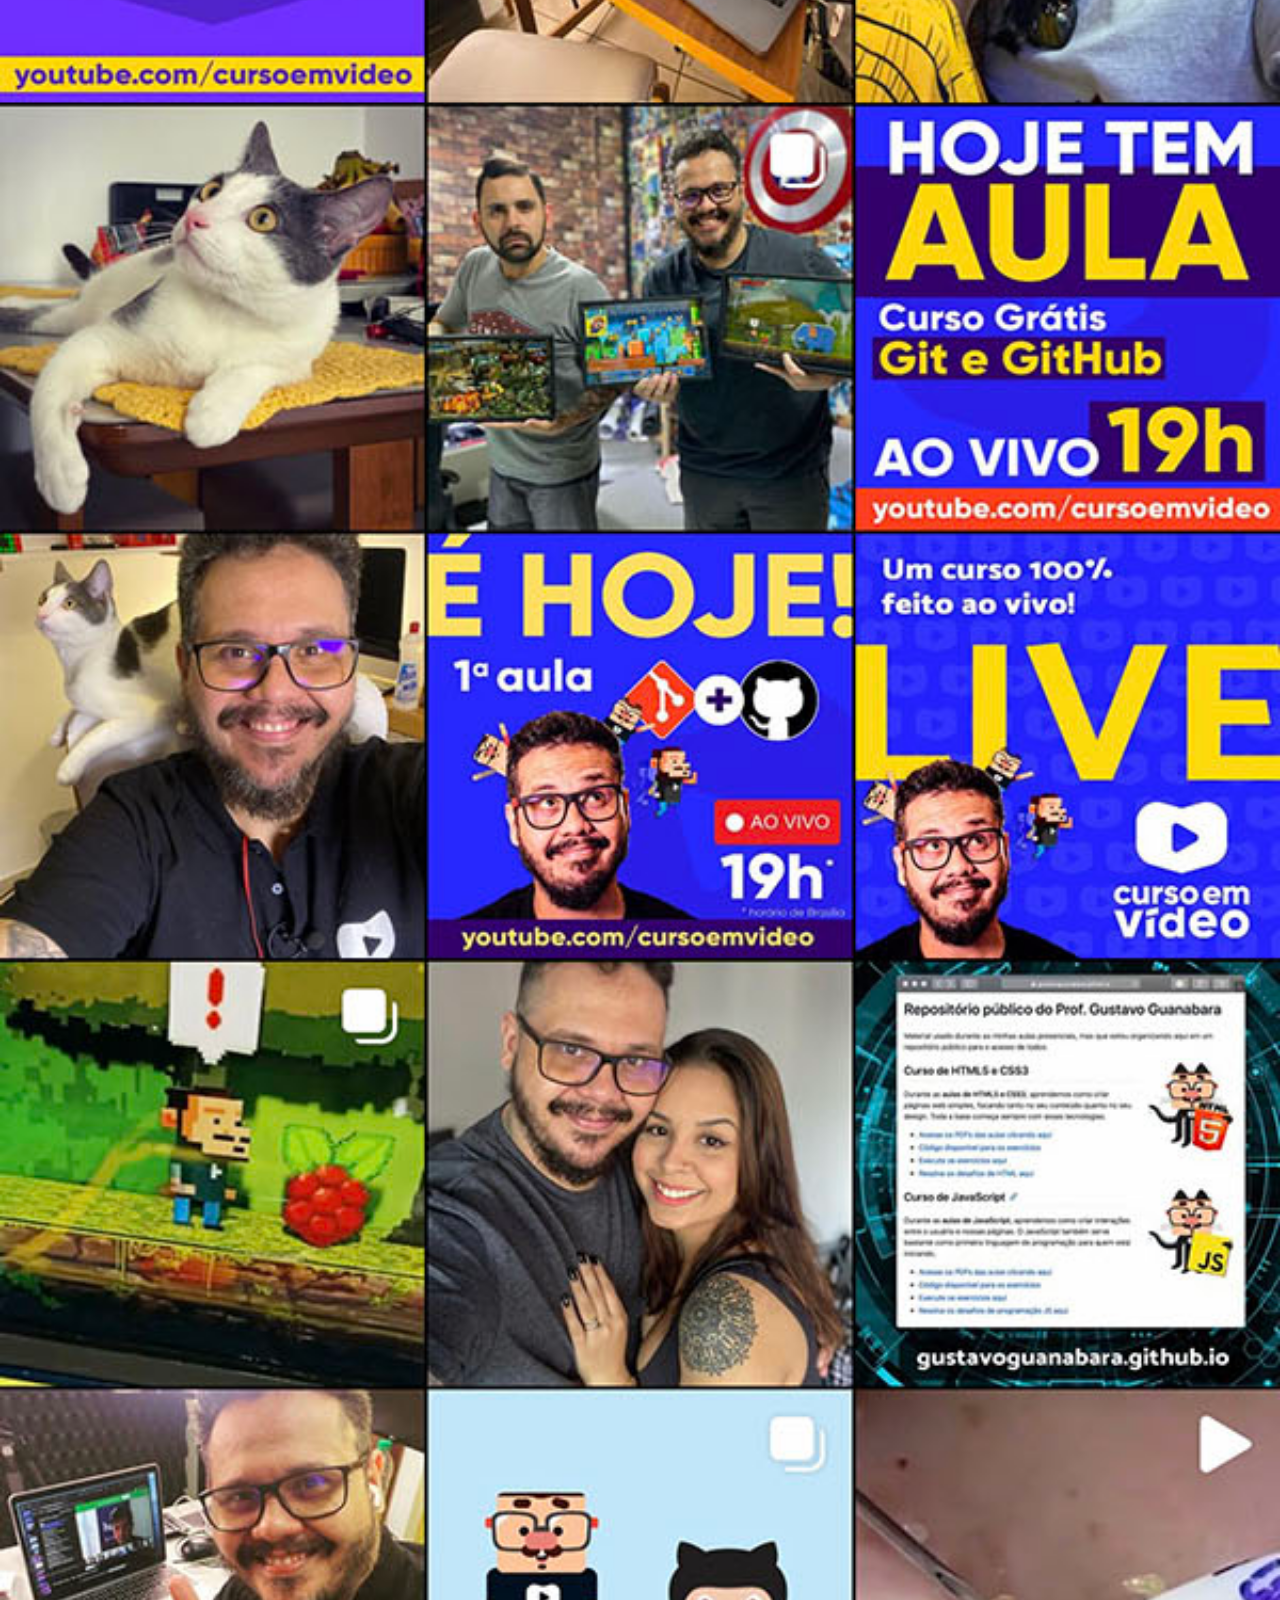
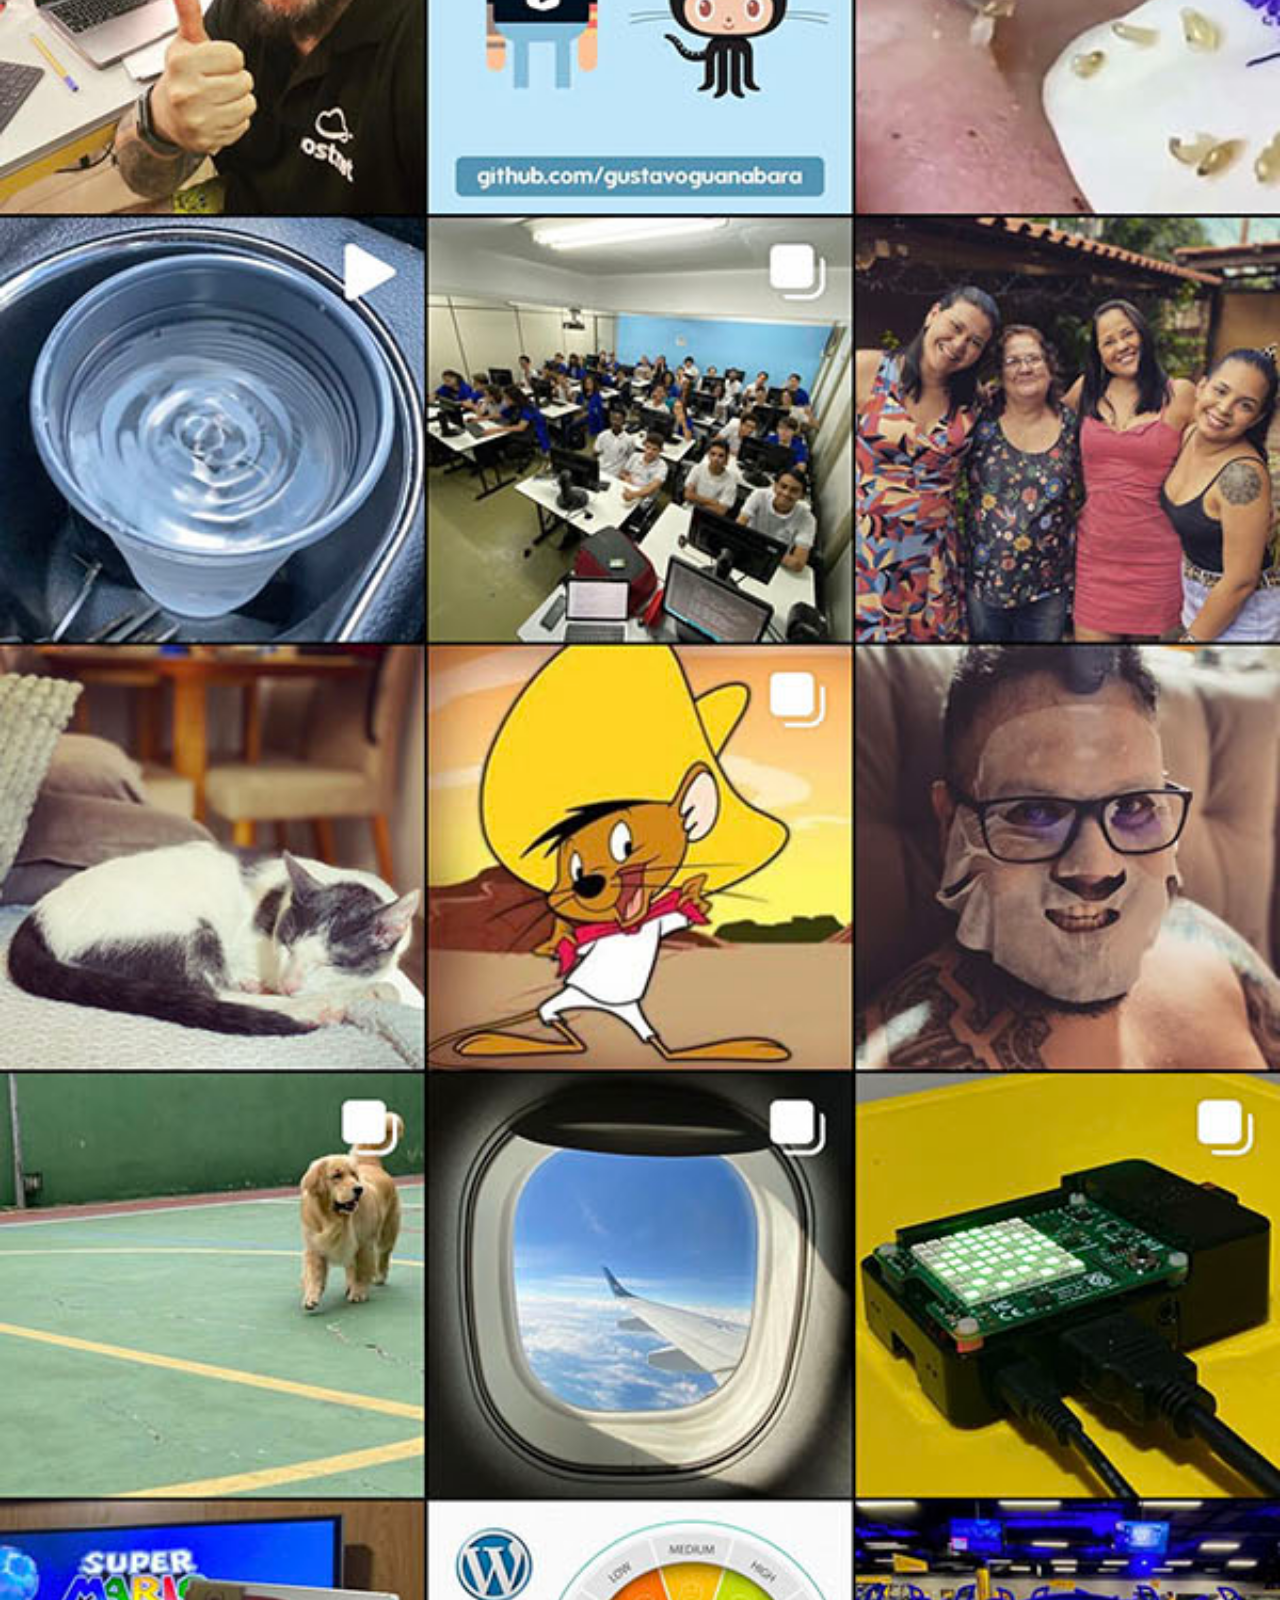
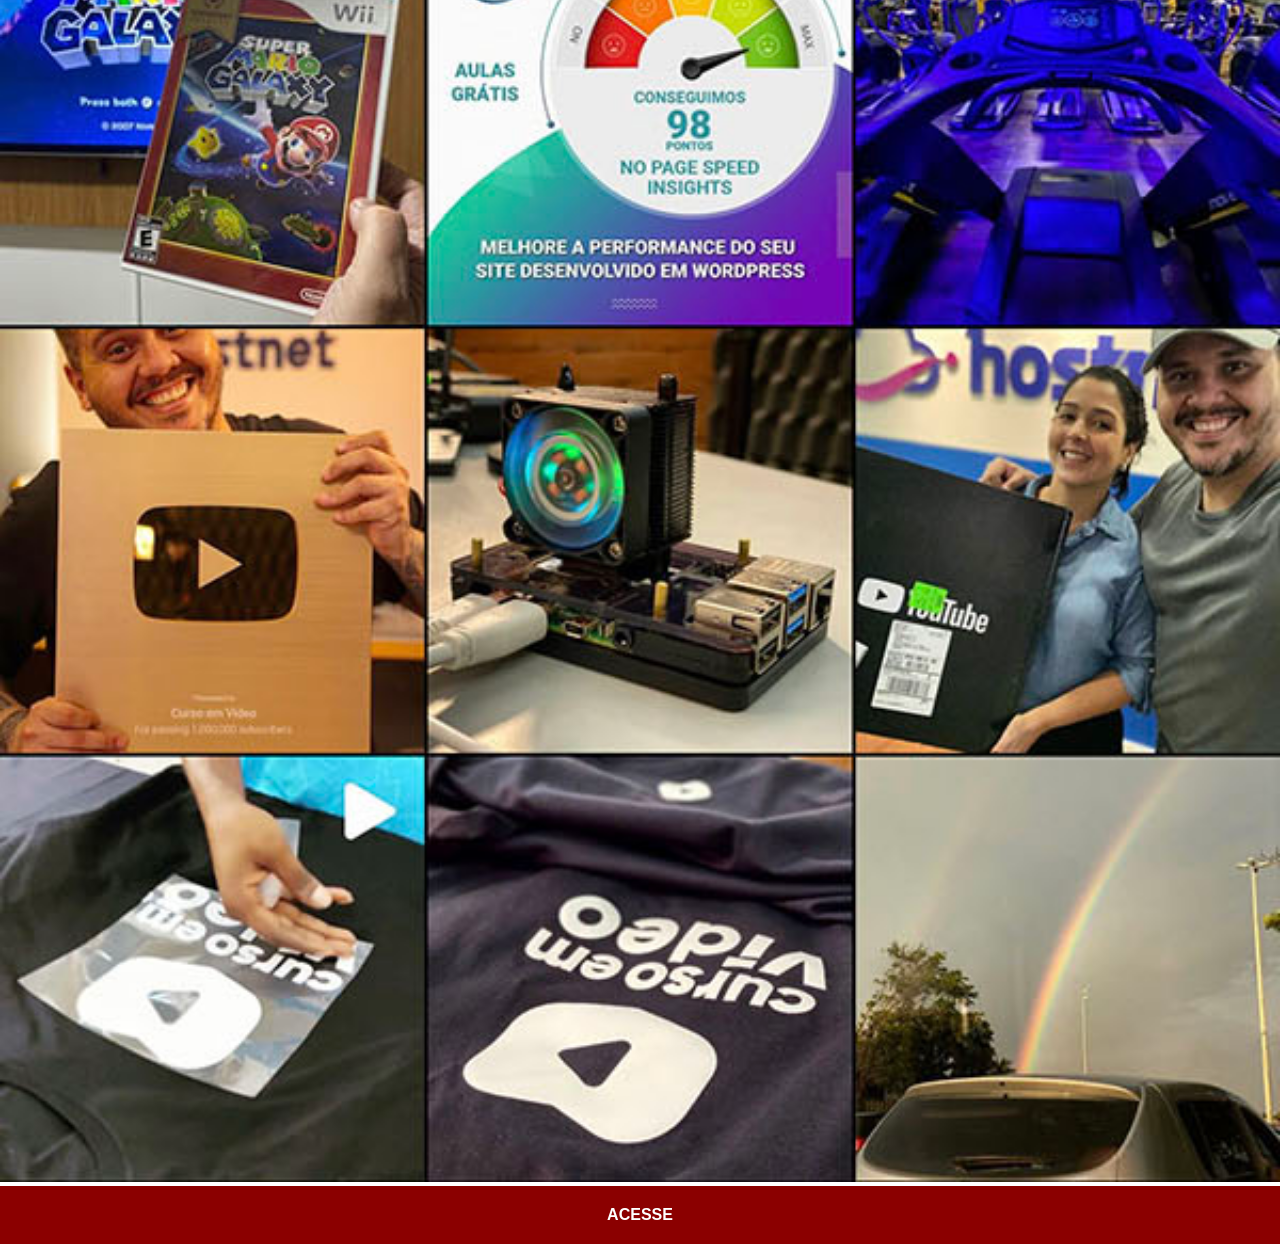
<file: instagram.html>
<!DOCTYPE html>
<html lang="pt-br">
<head>
    <meta charset="UTF-8">
    <meta name="viewport" content="width=device-width, initial-scale=1.0">
    <link rel="stylesheet" href="estilos/social.css">
    <title>Instagram</title>
</head>
<body>
<img src="imagens/tela-instagram.jpg" alt="instagram"> 
<a href="https://www.instagram.com/gustavoguanabara/" target="_blank">ACESSE</a>   
</body>
</html>
</file>
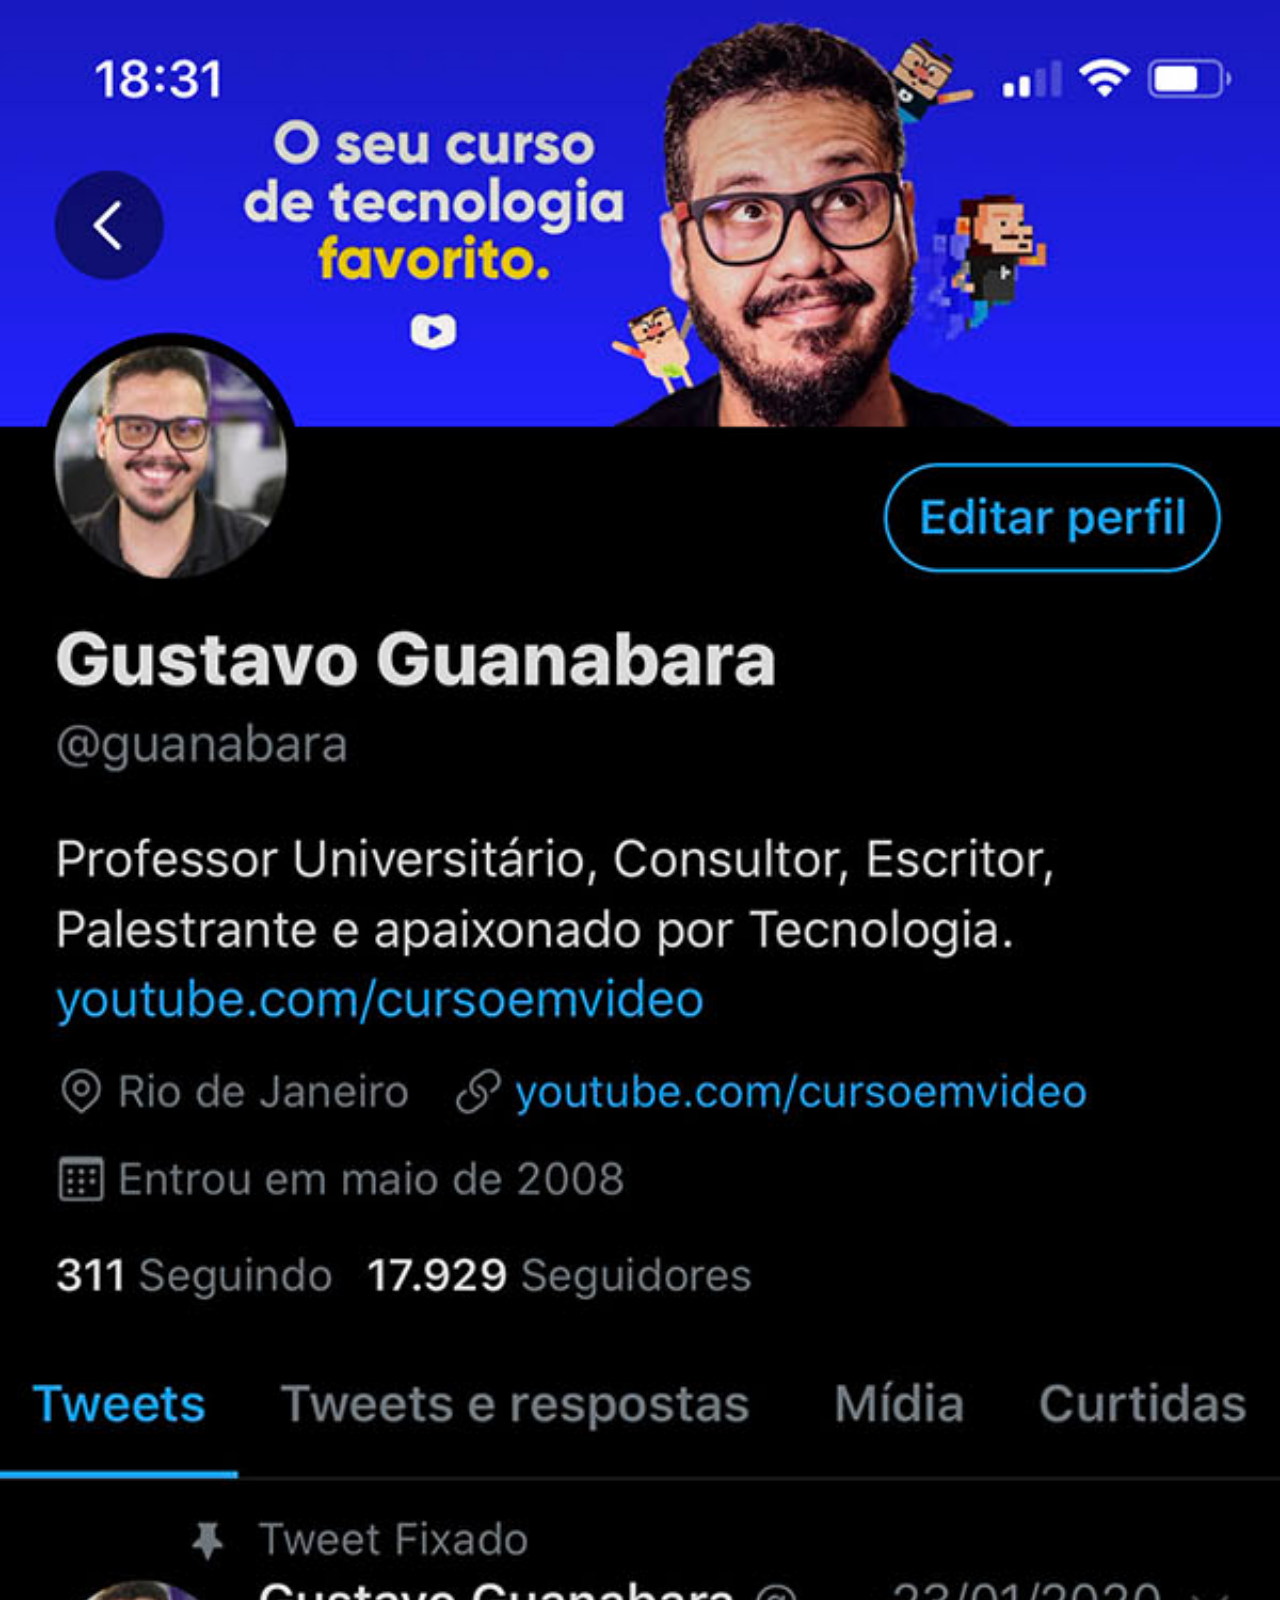
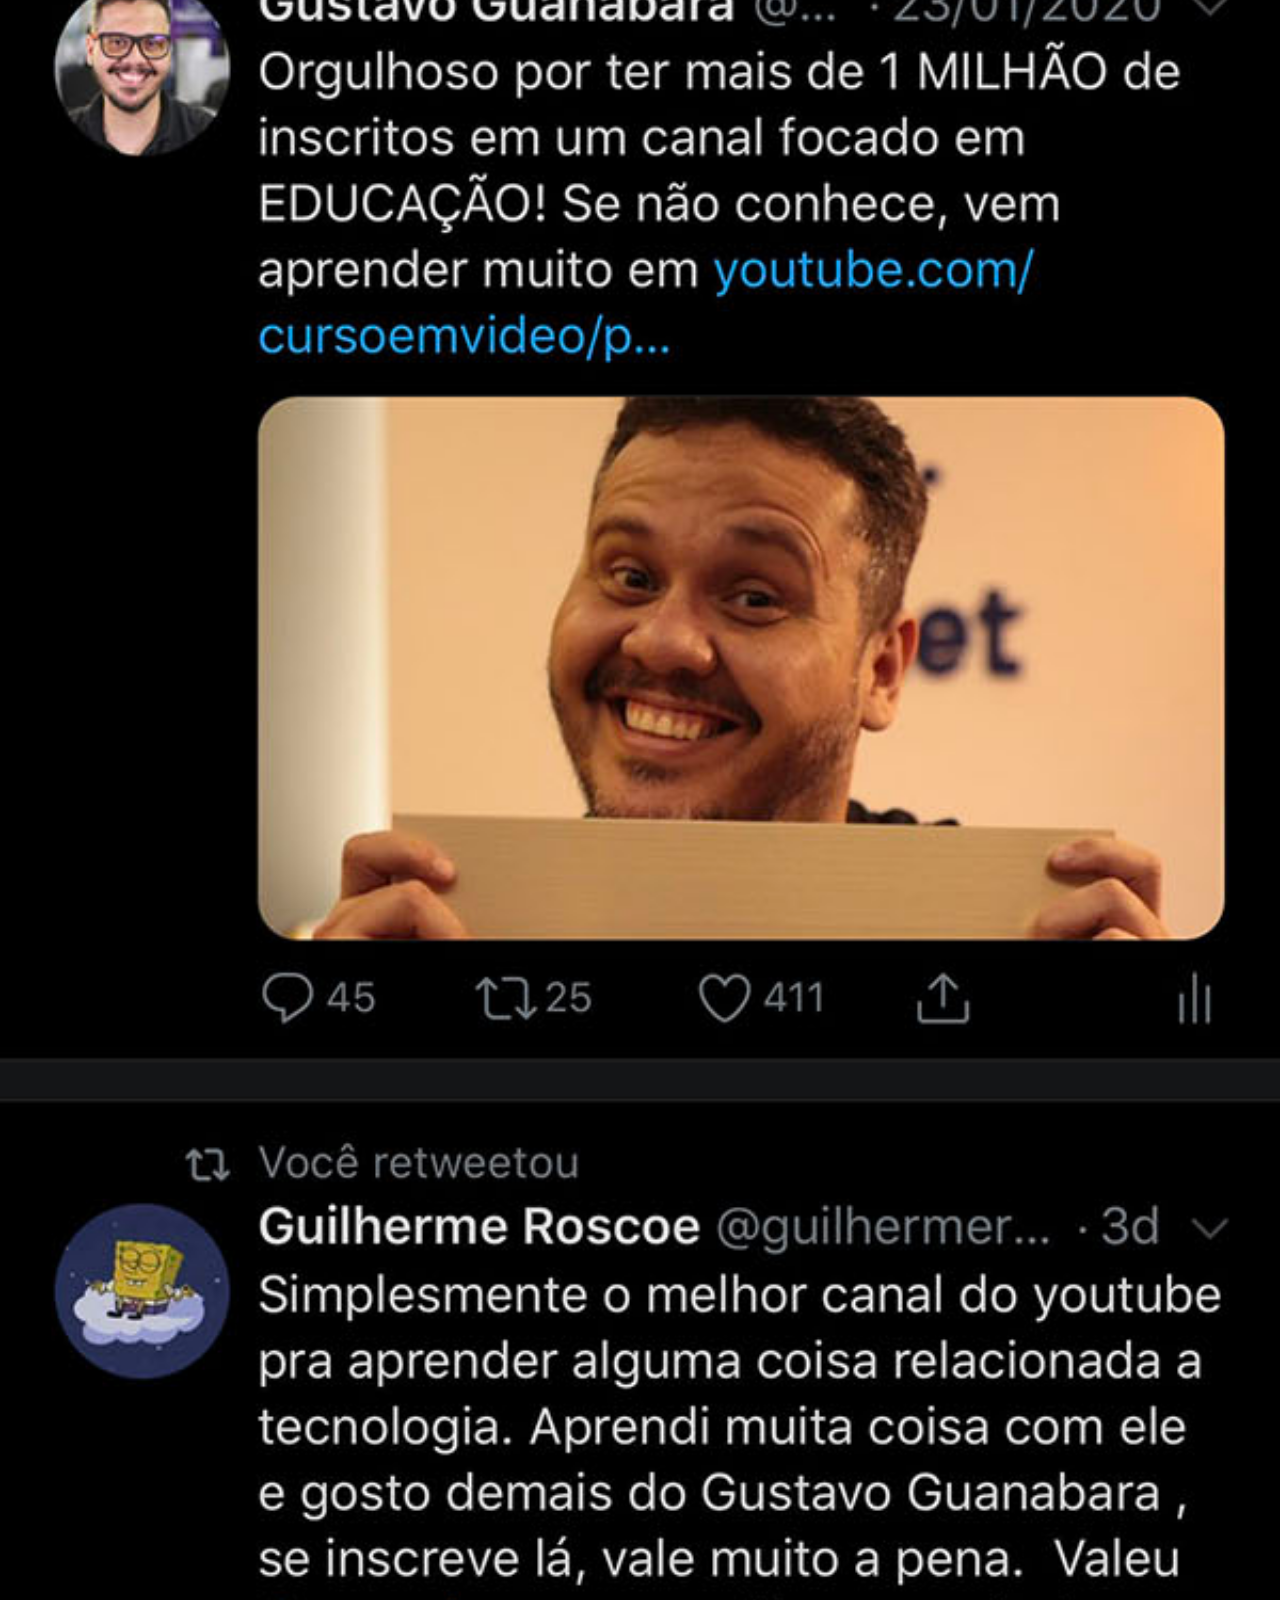
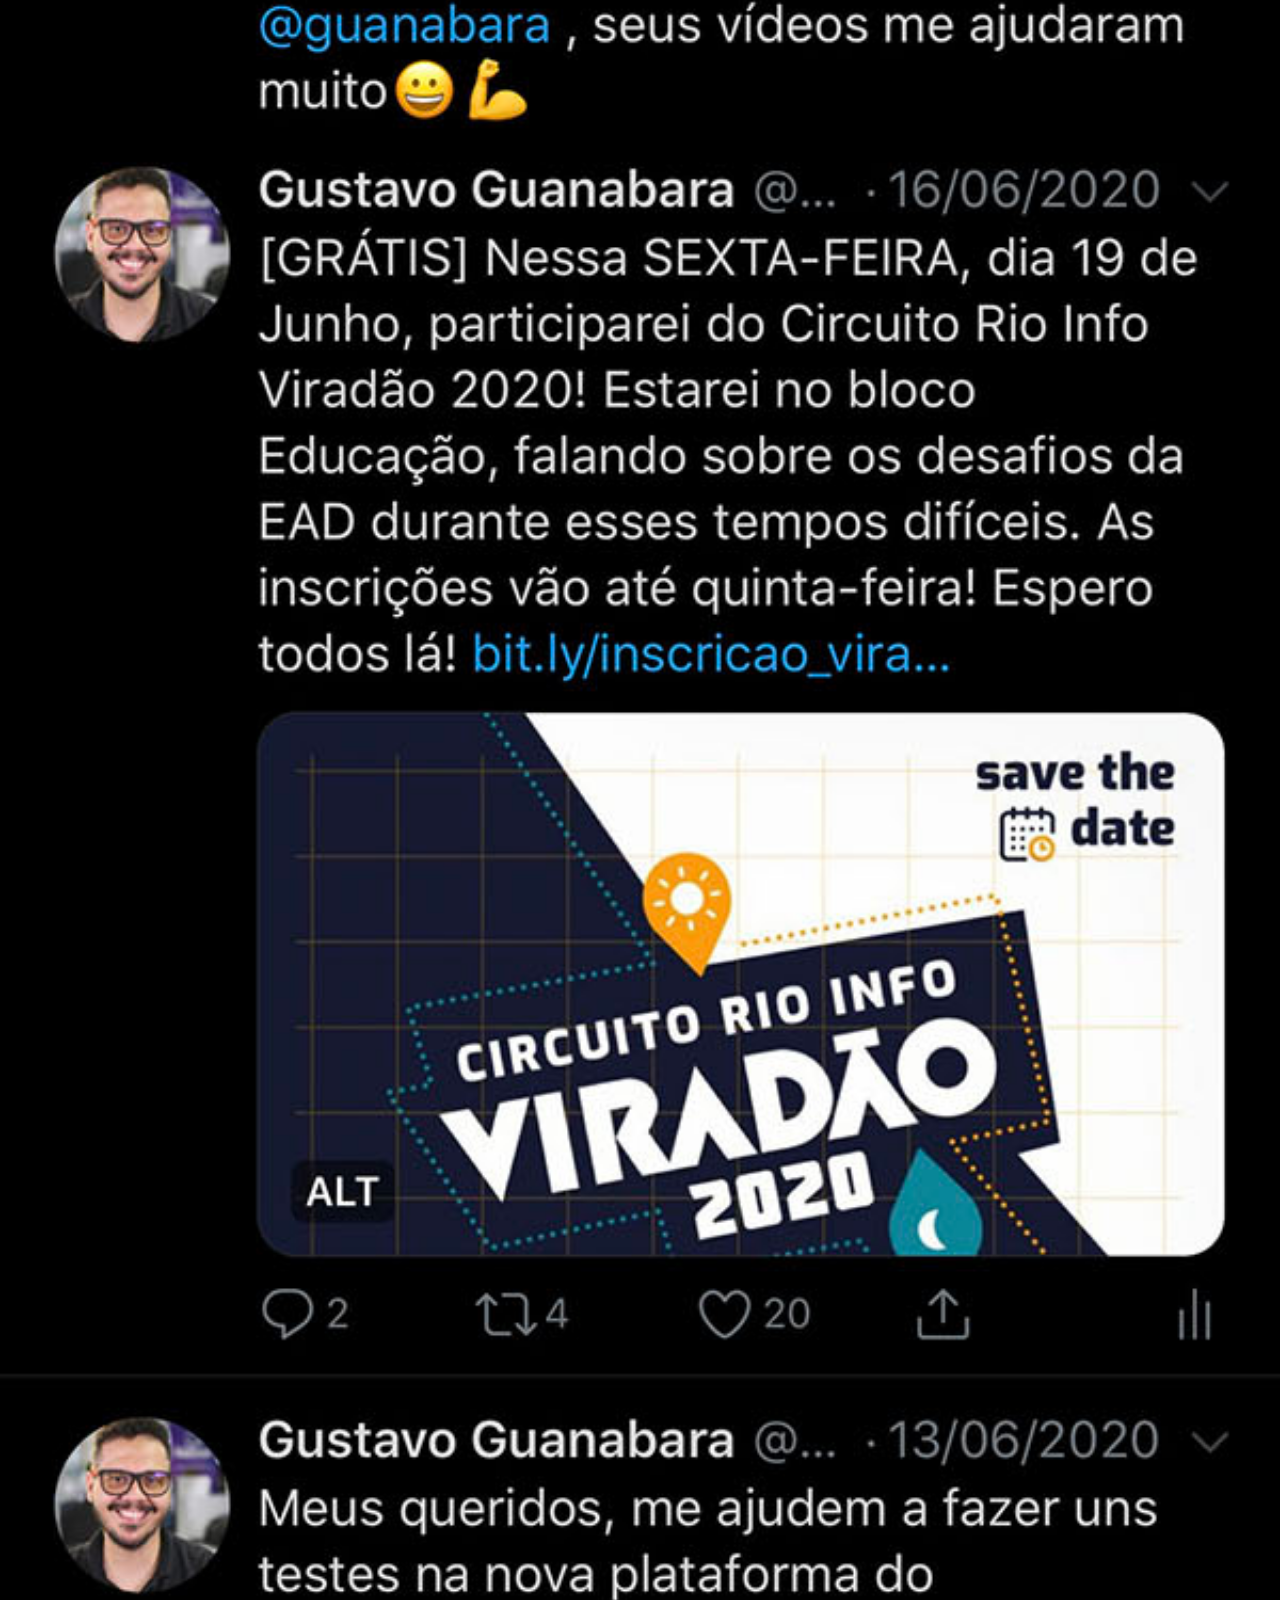
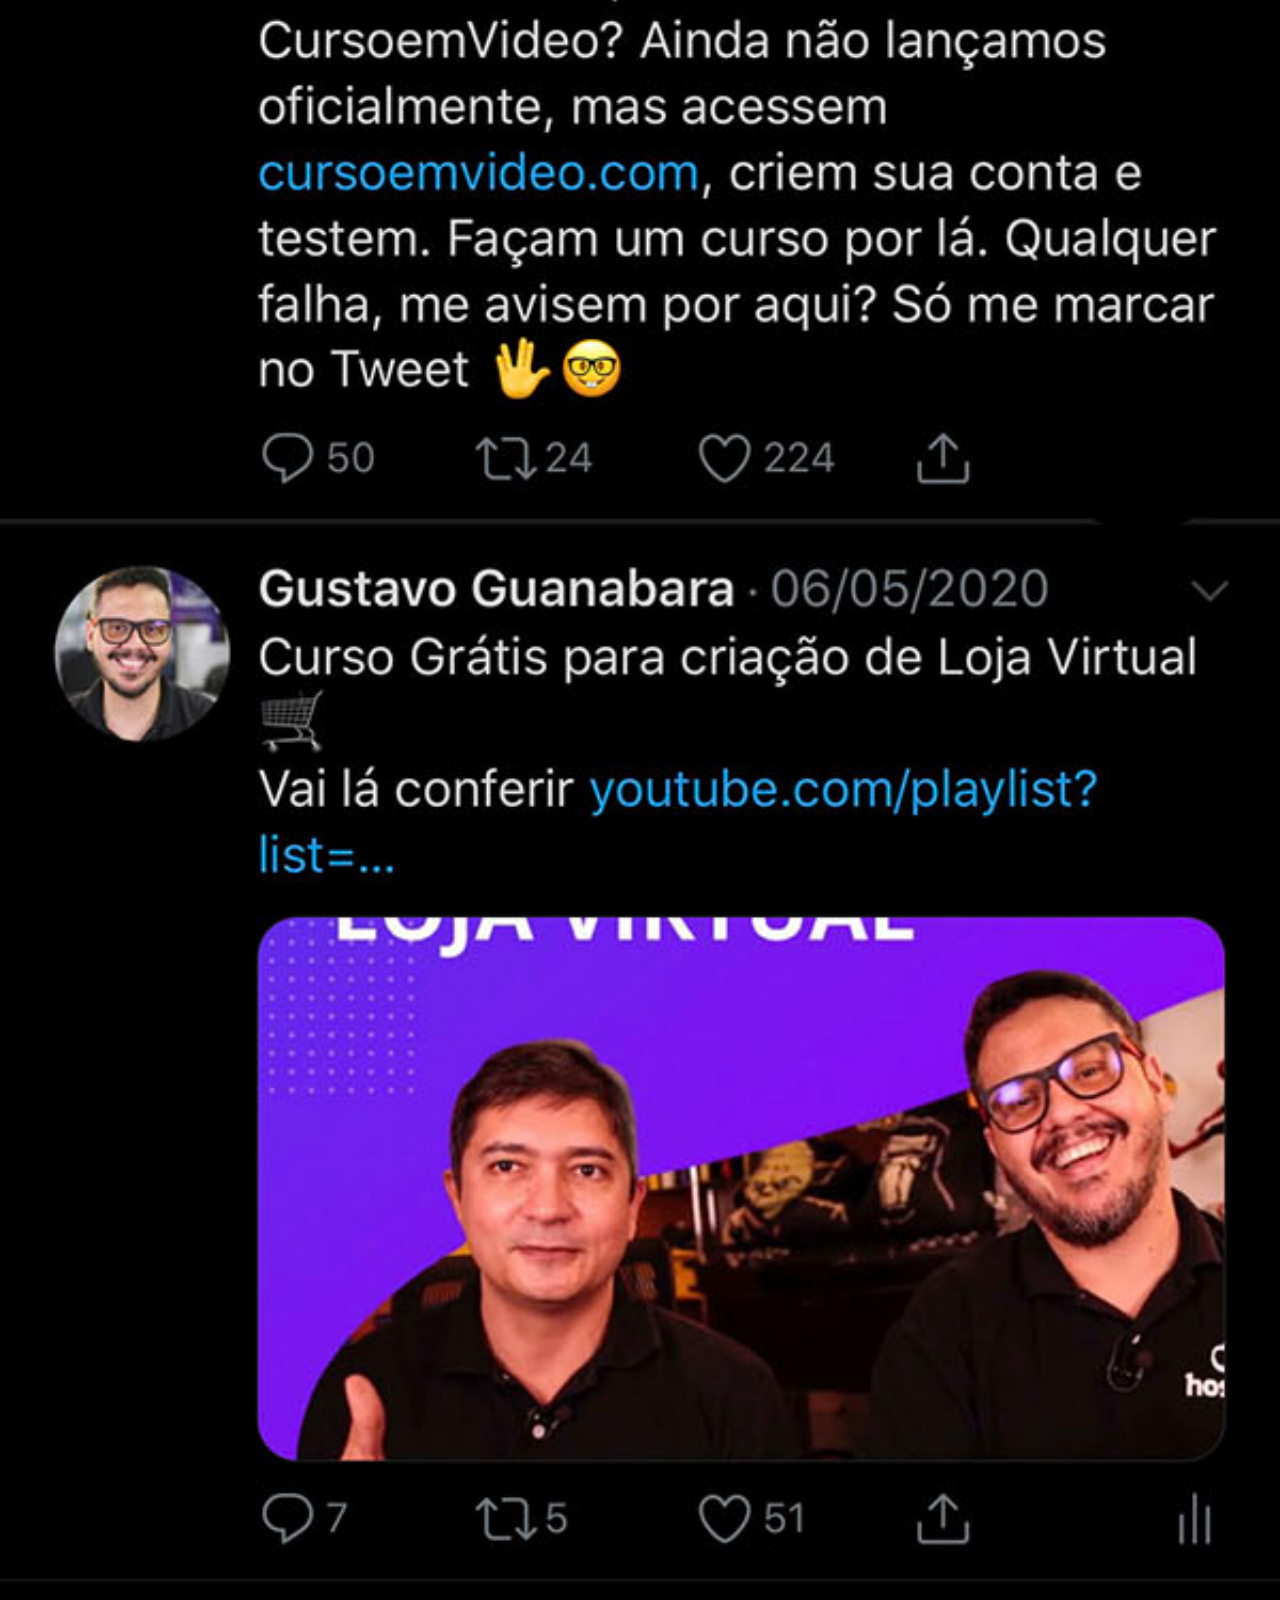
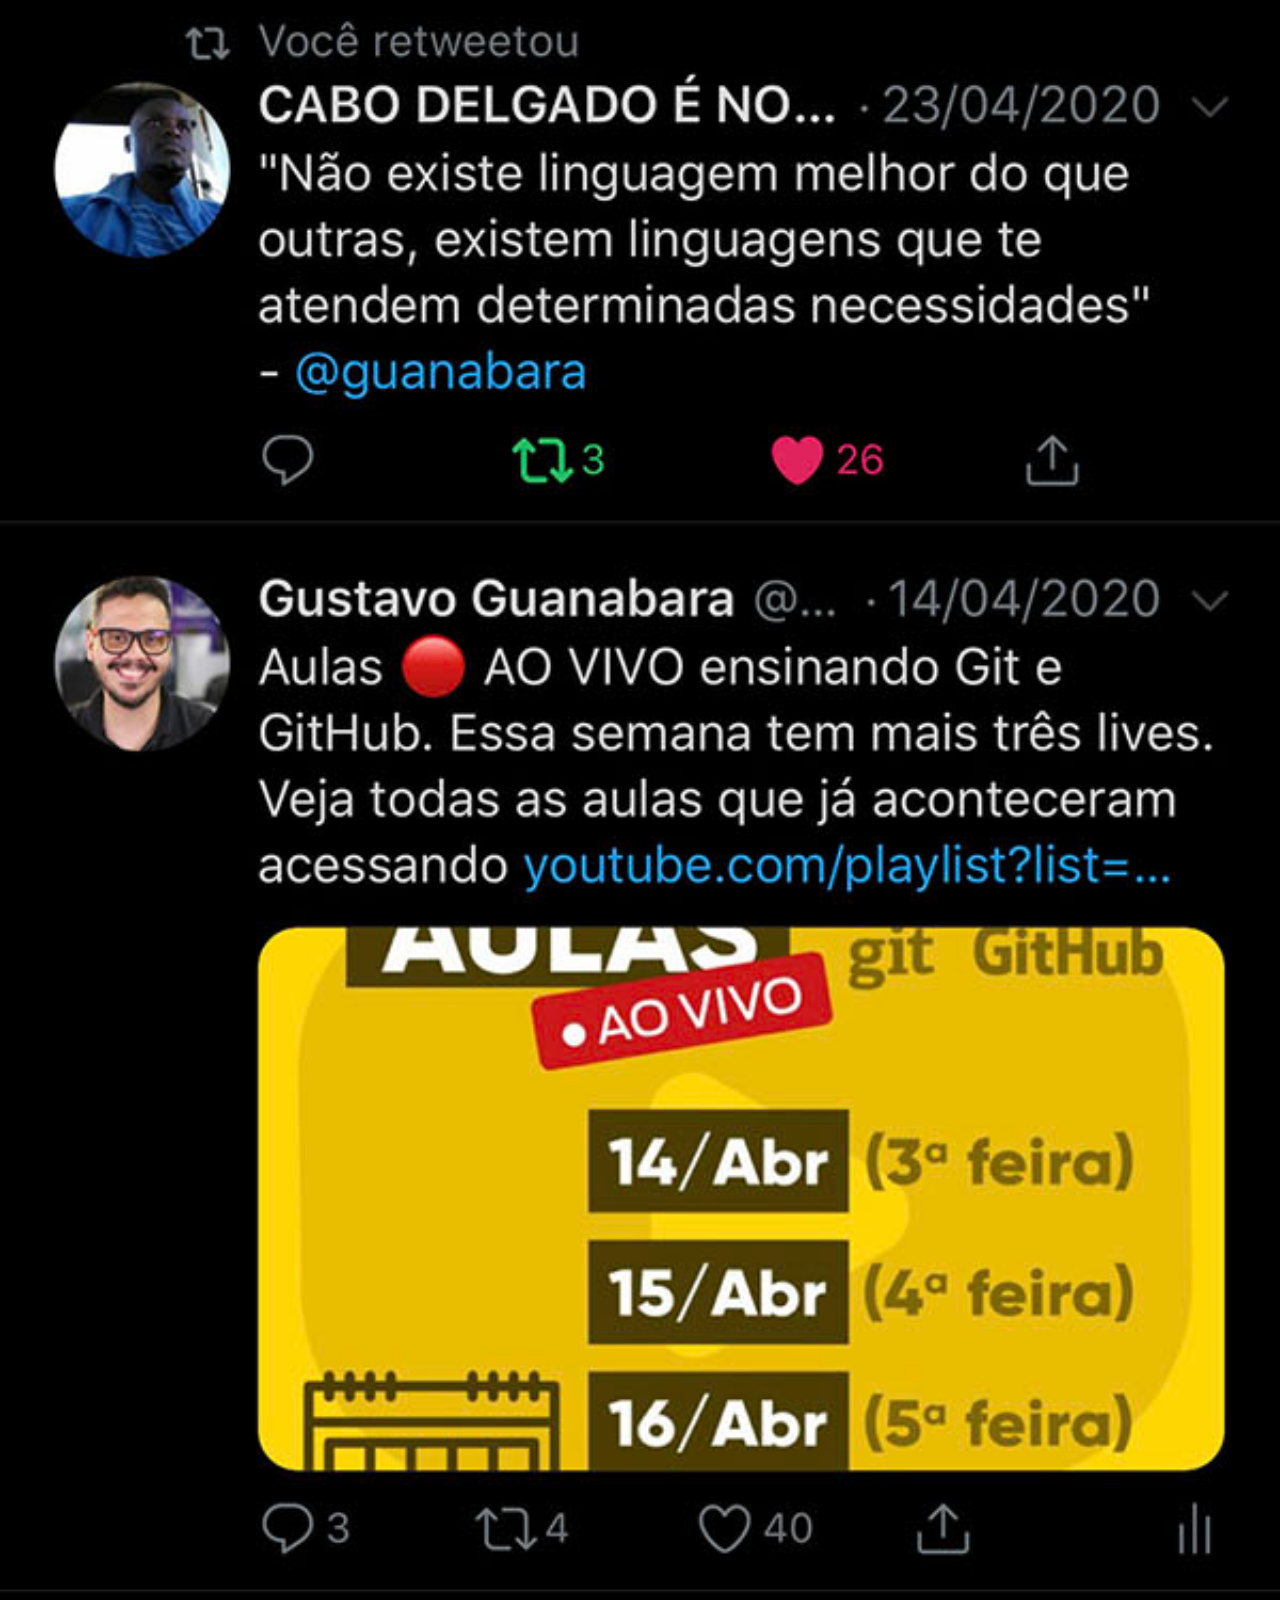
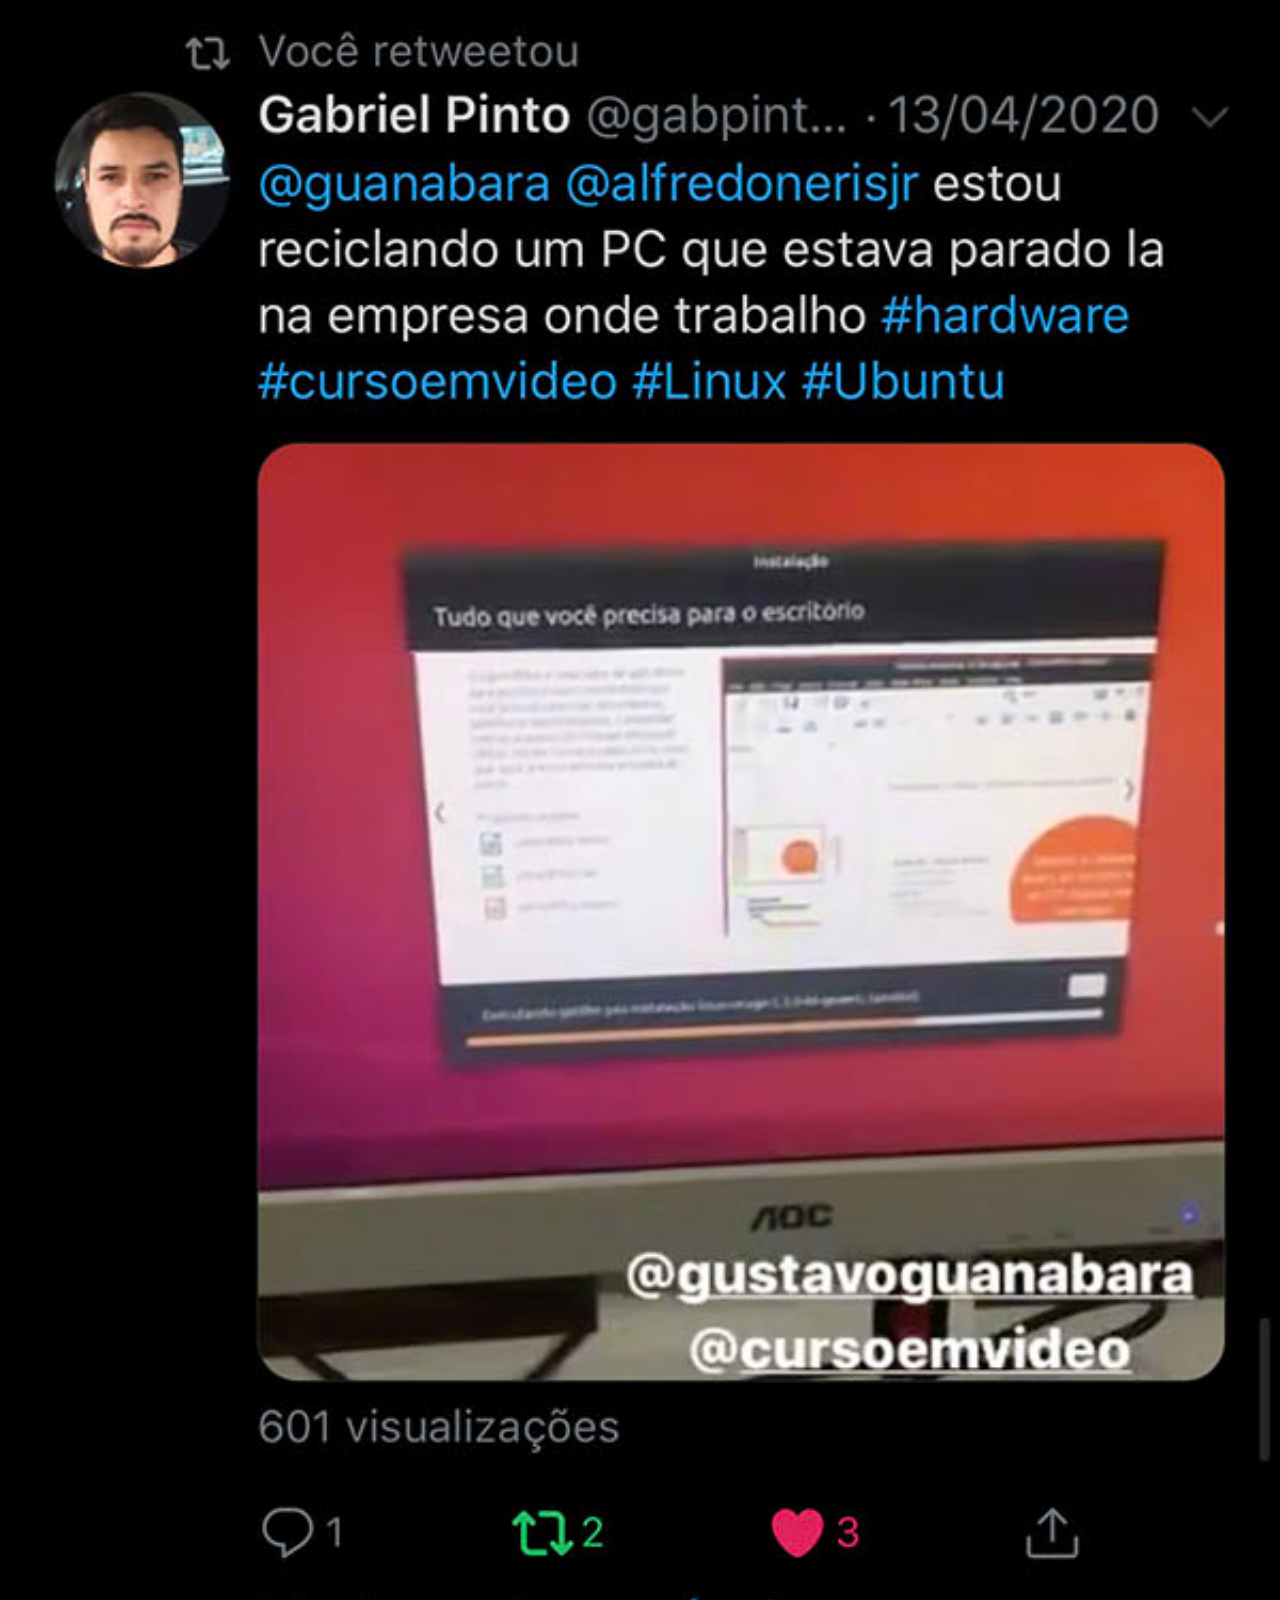
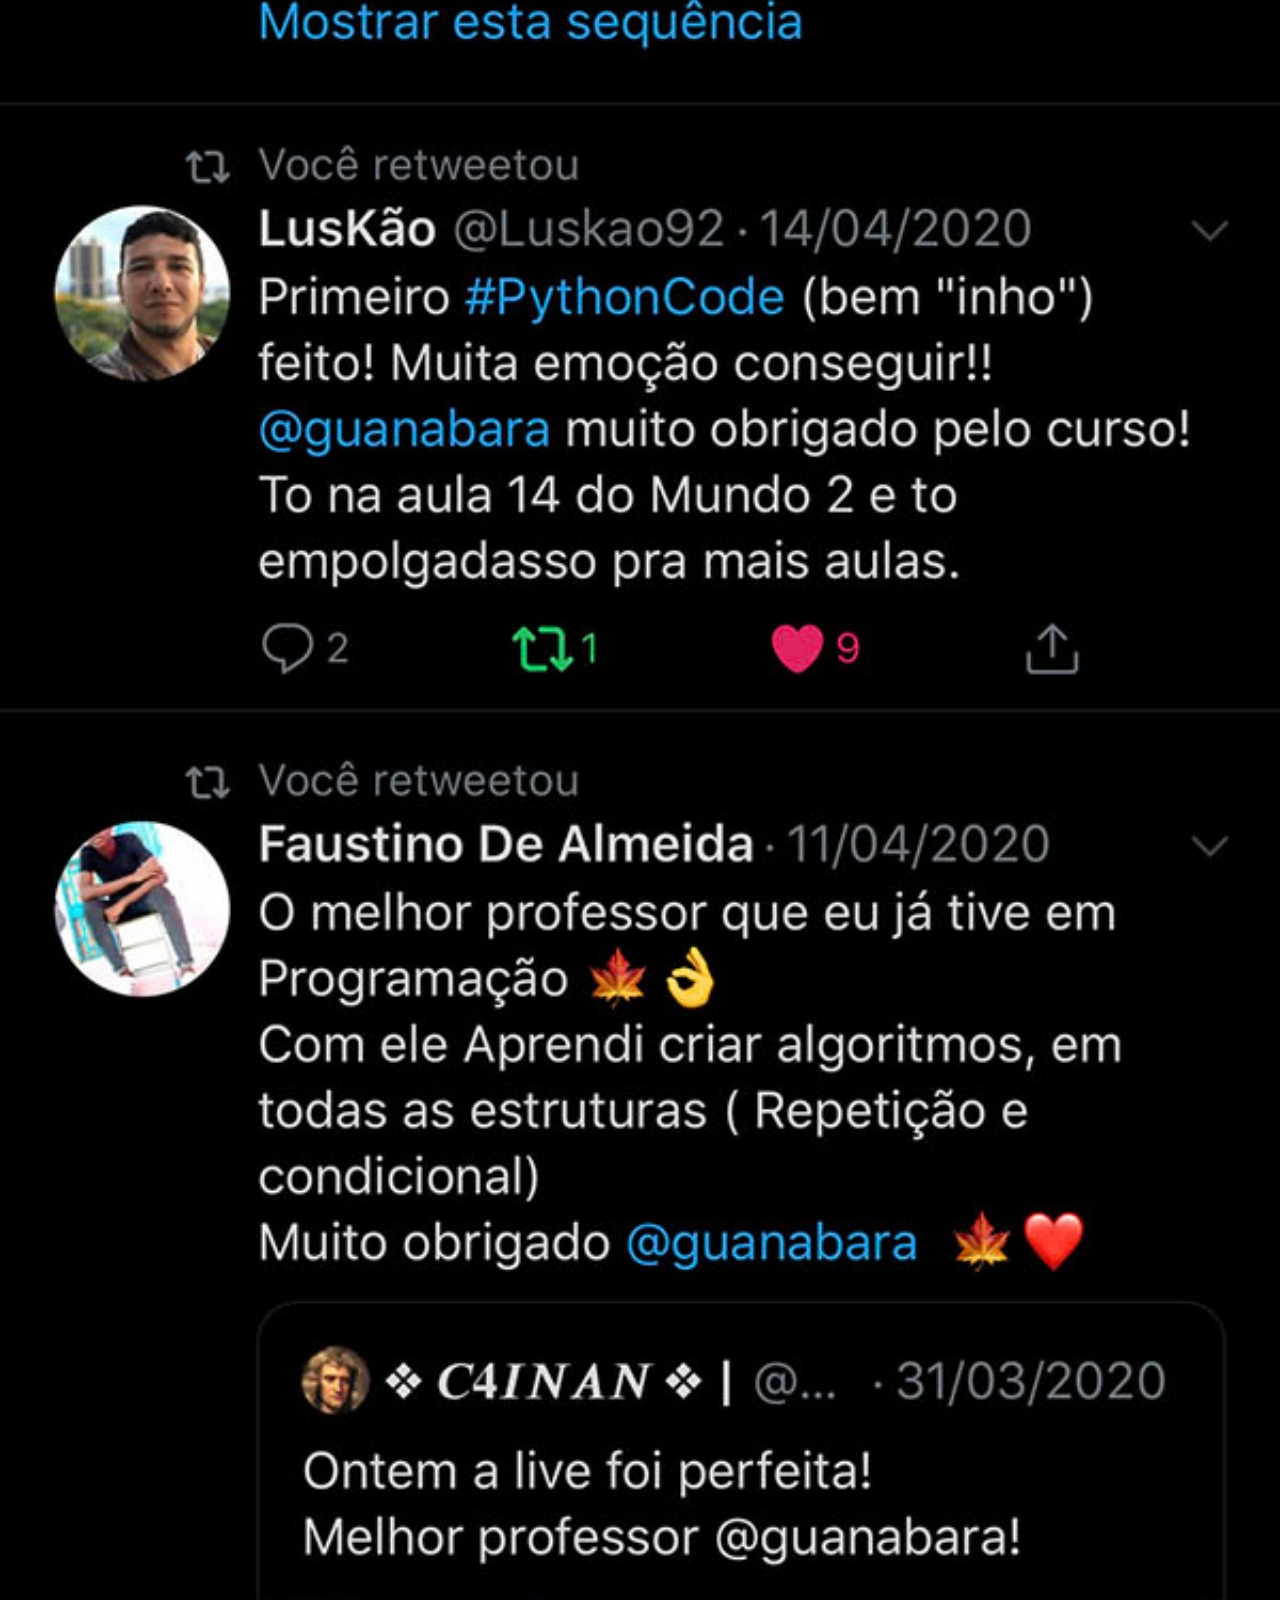
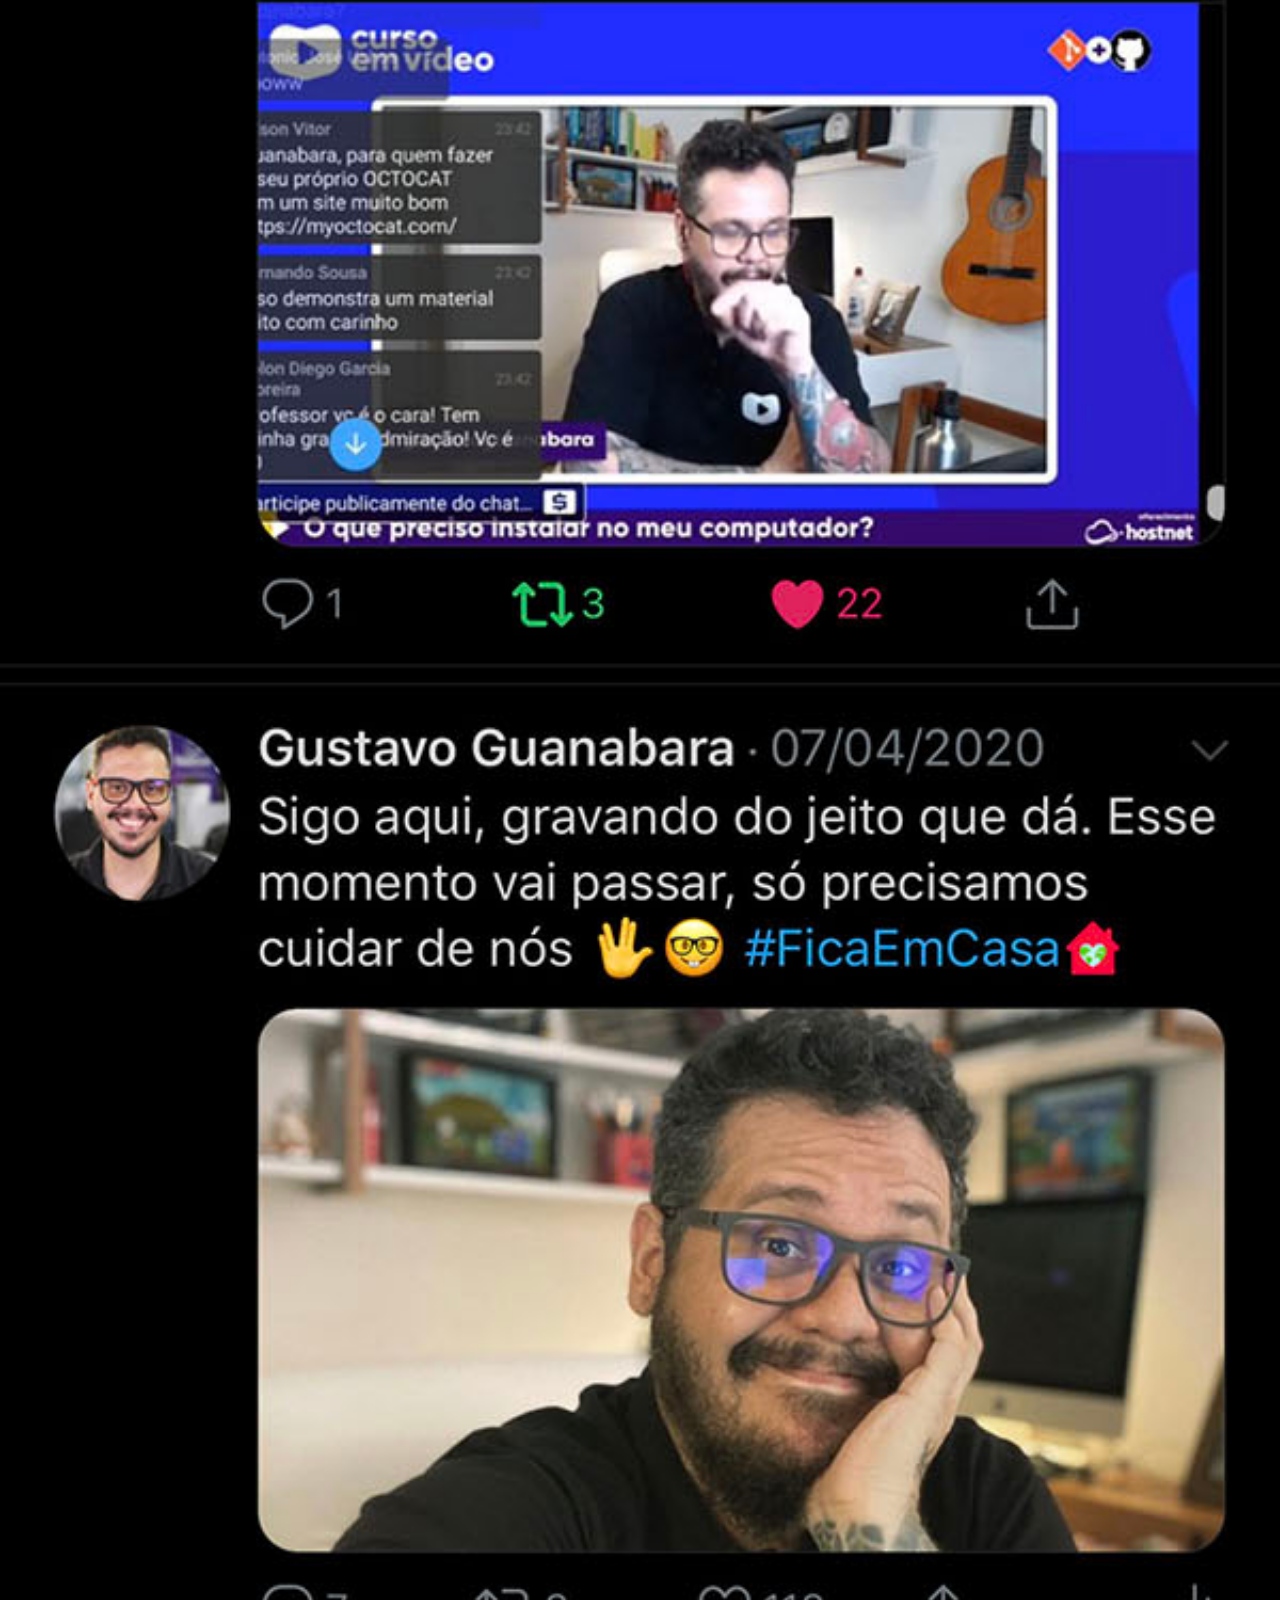
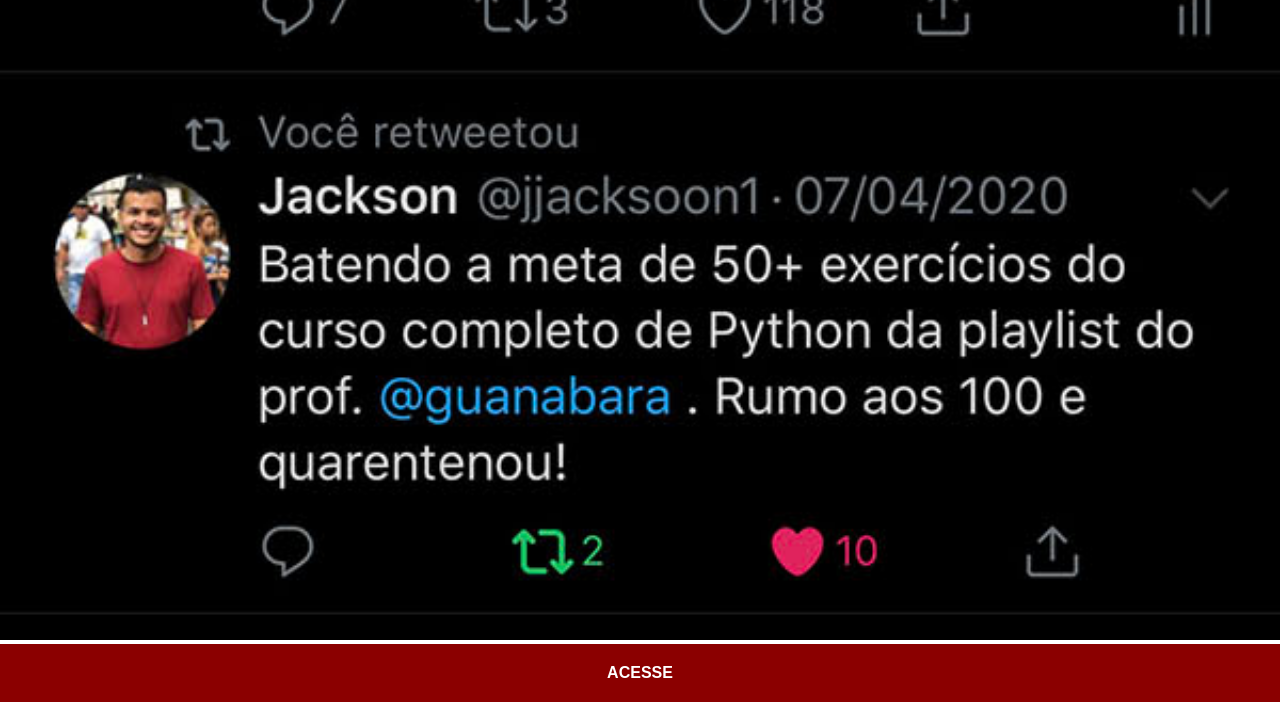
<file: twitter.html>
<!DOCTYPE html>
<html lang="pt-br">
<head>
    <meta charset="UTF-8">
    <meta name="viewport" content="width=device-width, initial-scale=1.0">
    <link rel="stylesheet" href="estilos/social.css">
    <title>Twitter</title>
</head>
<body>
    <img src="imagens/tela-twitter.jpg" alt="twitter">
    <a href="https://x.com/guanabara" target="_blank">ACESSE</a>
</body>
</html>
</file>
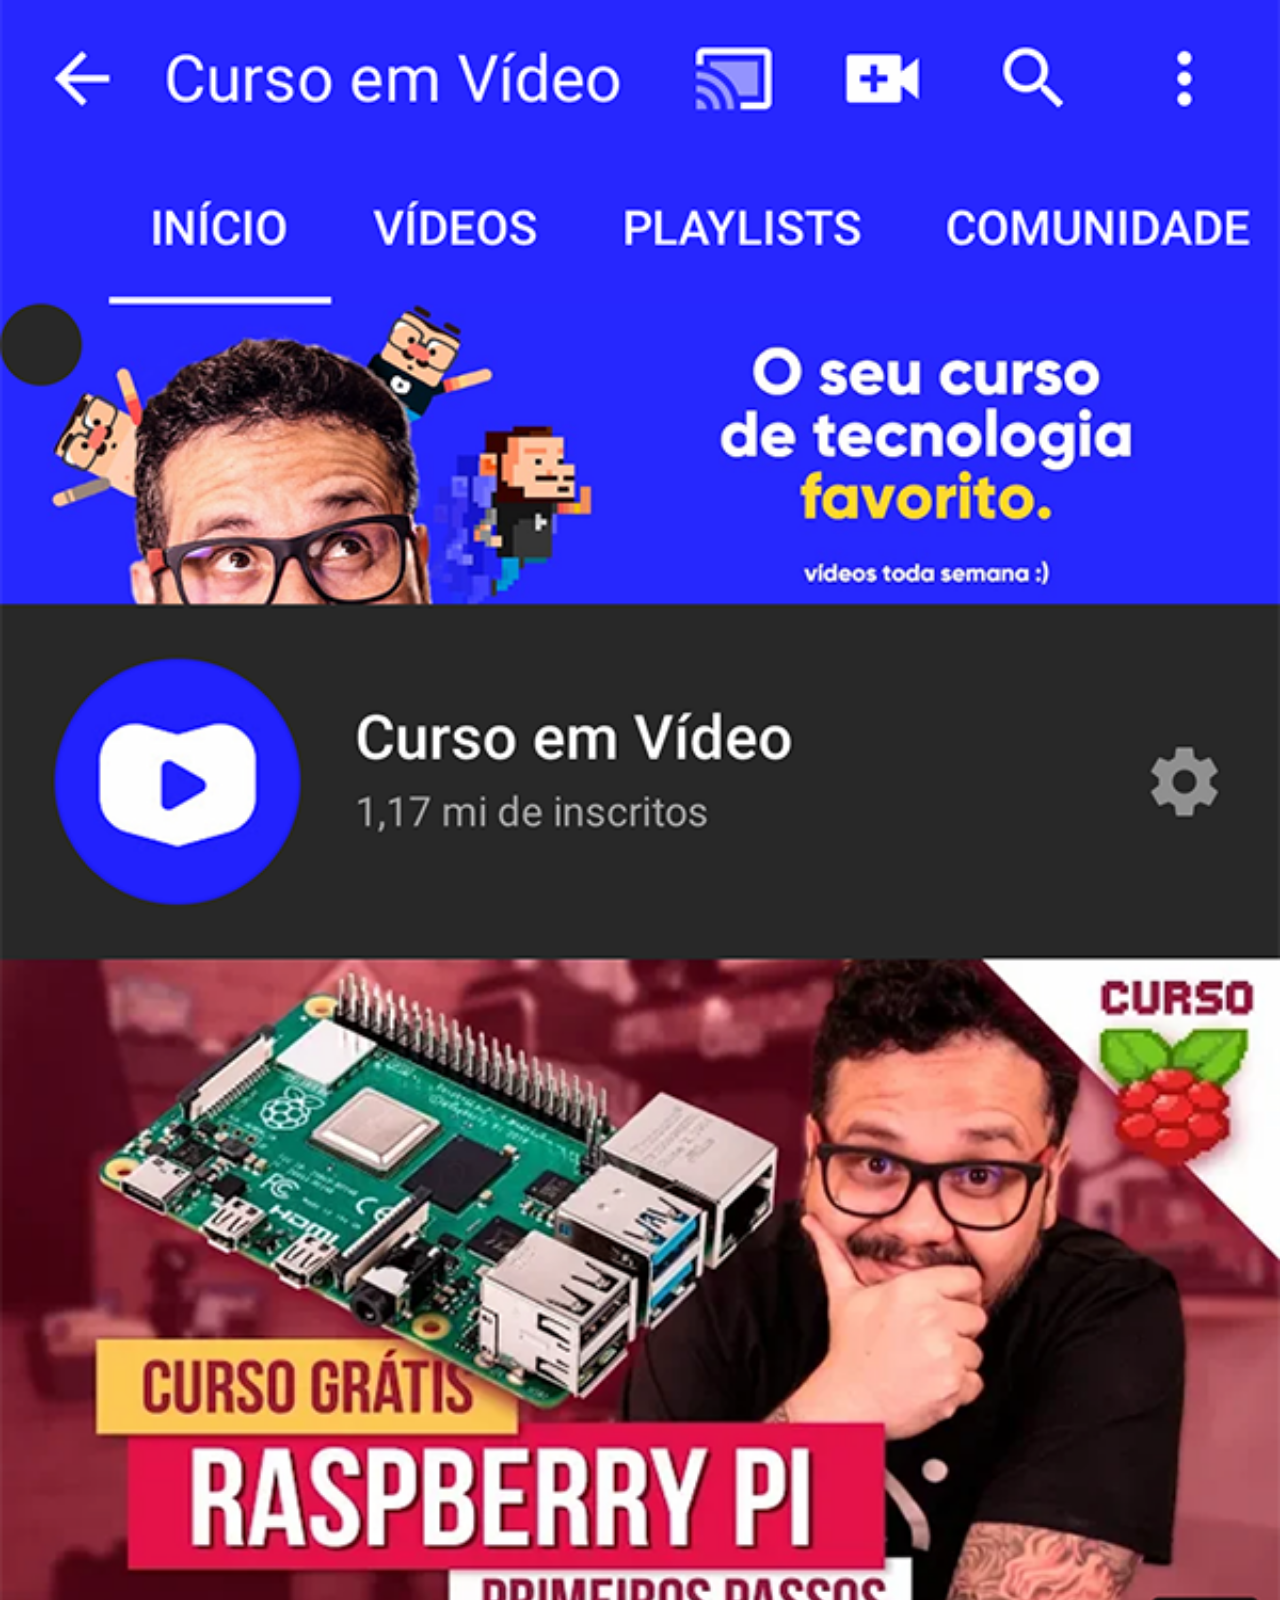
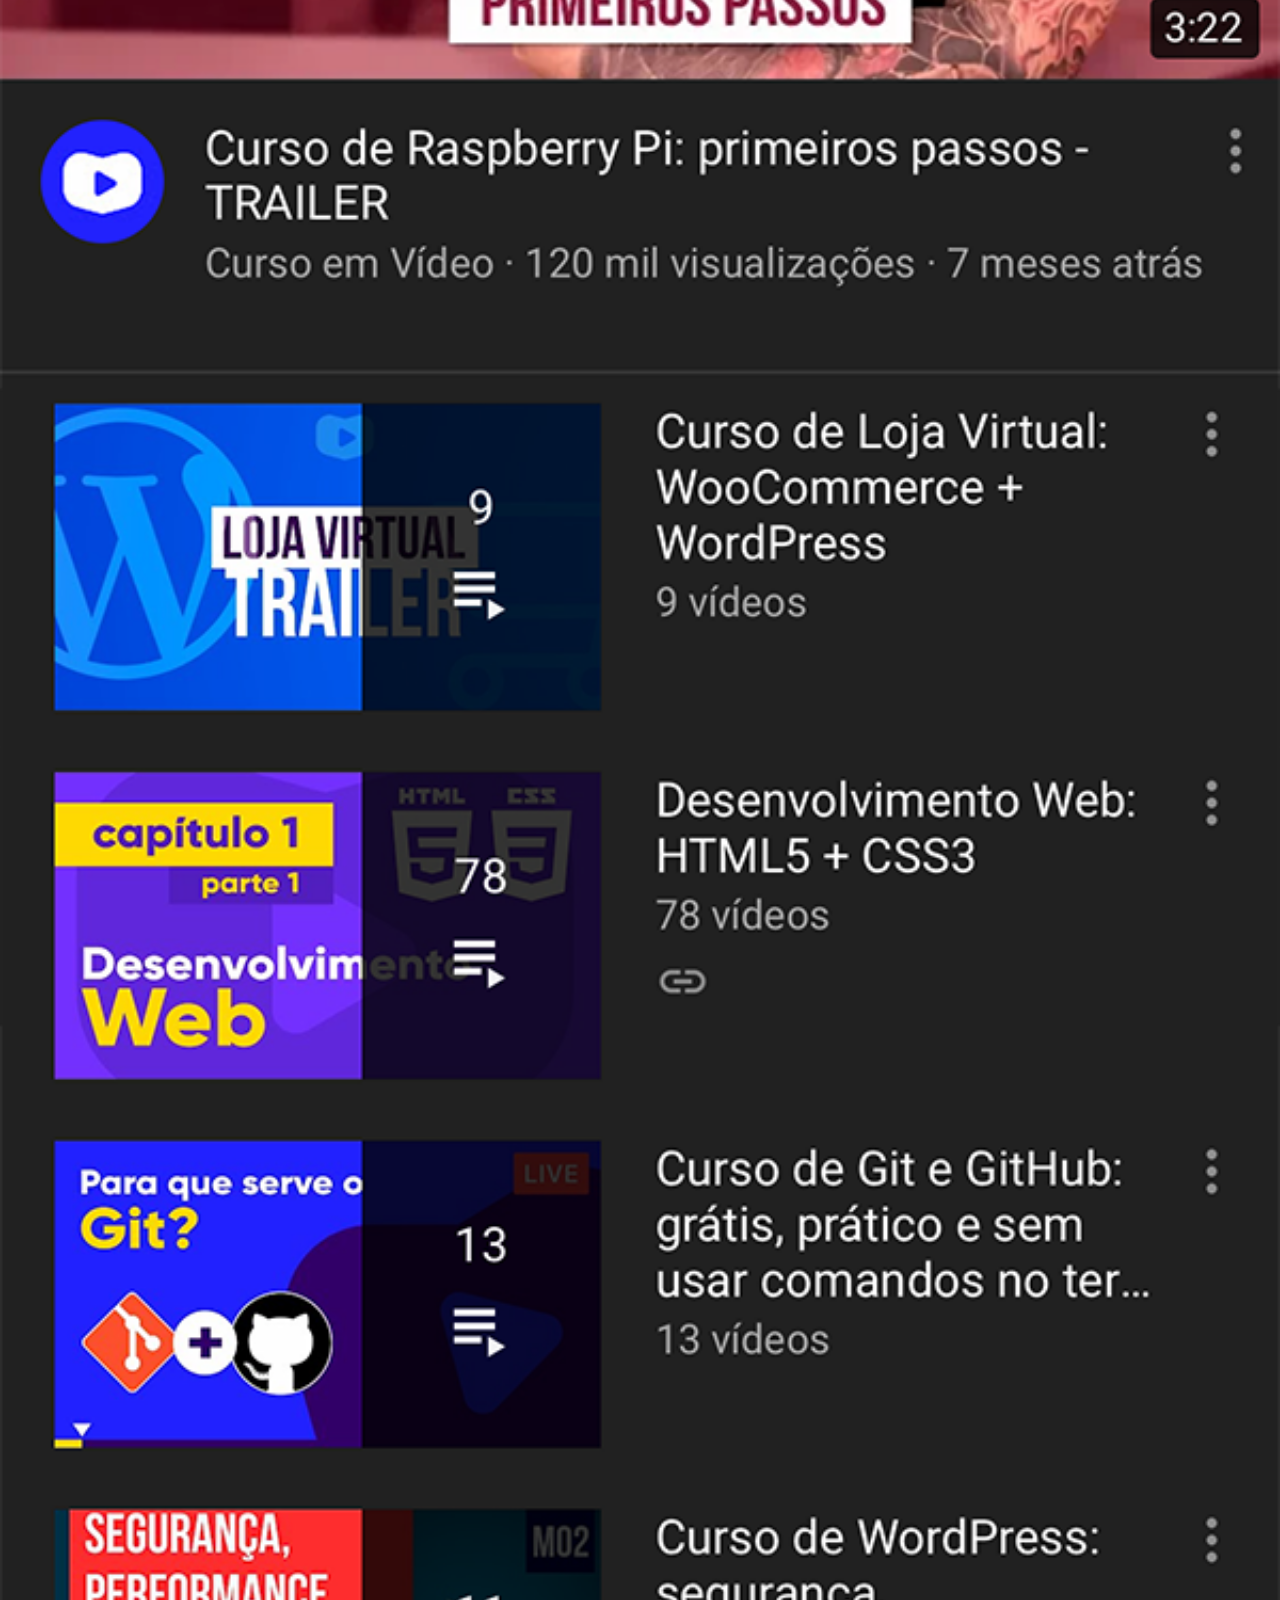
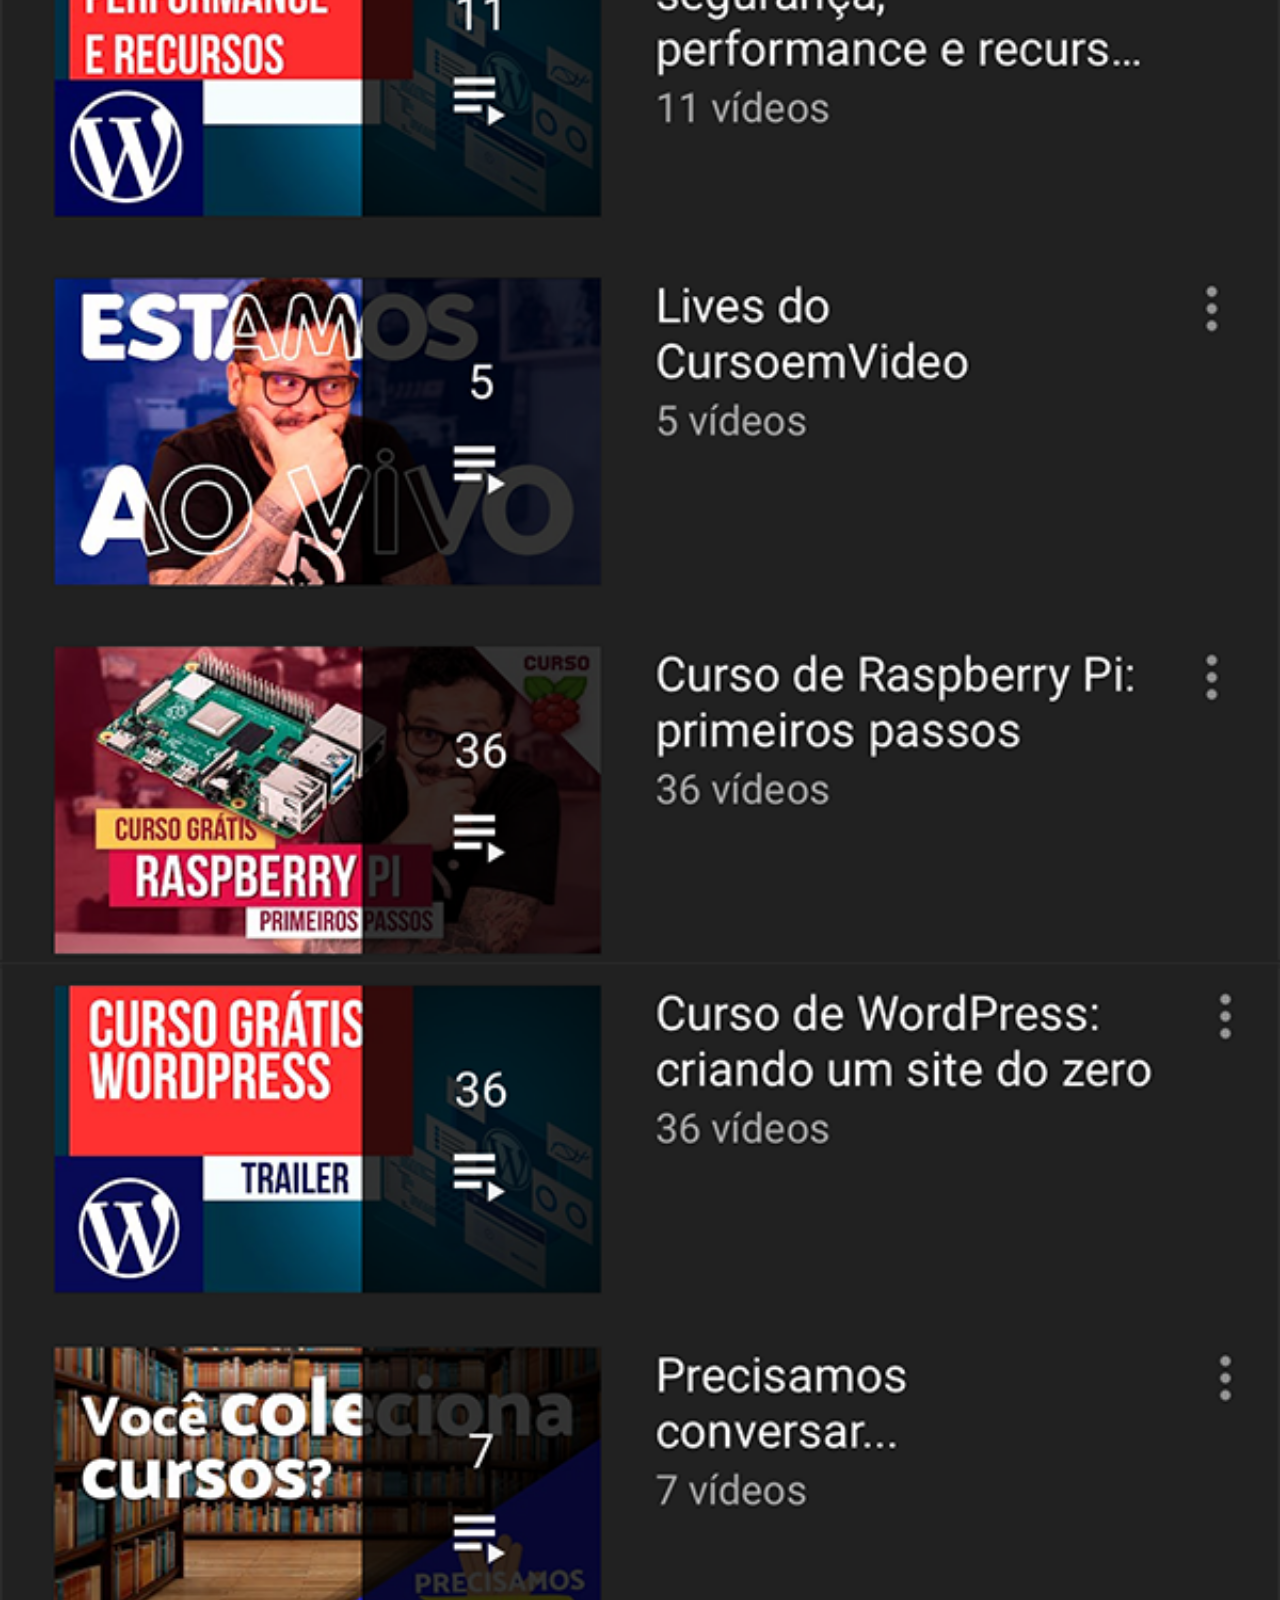
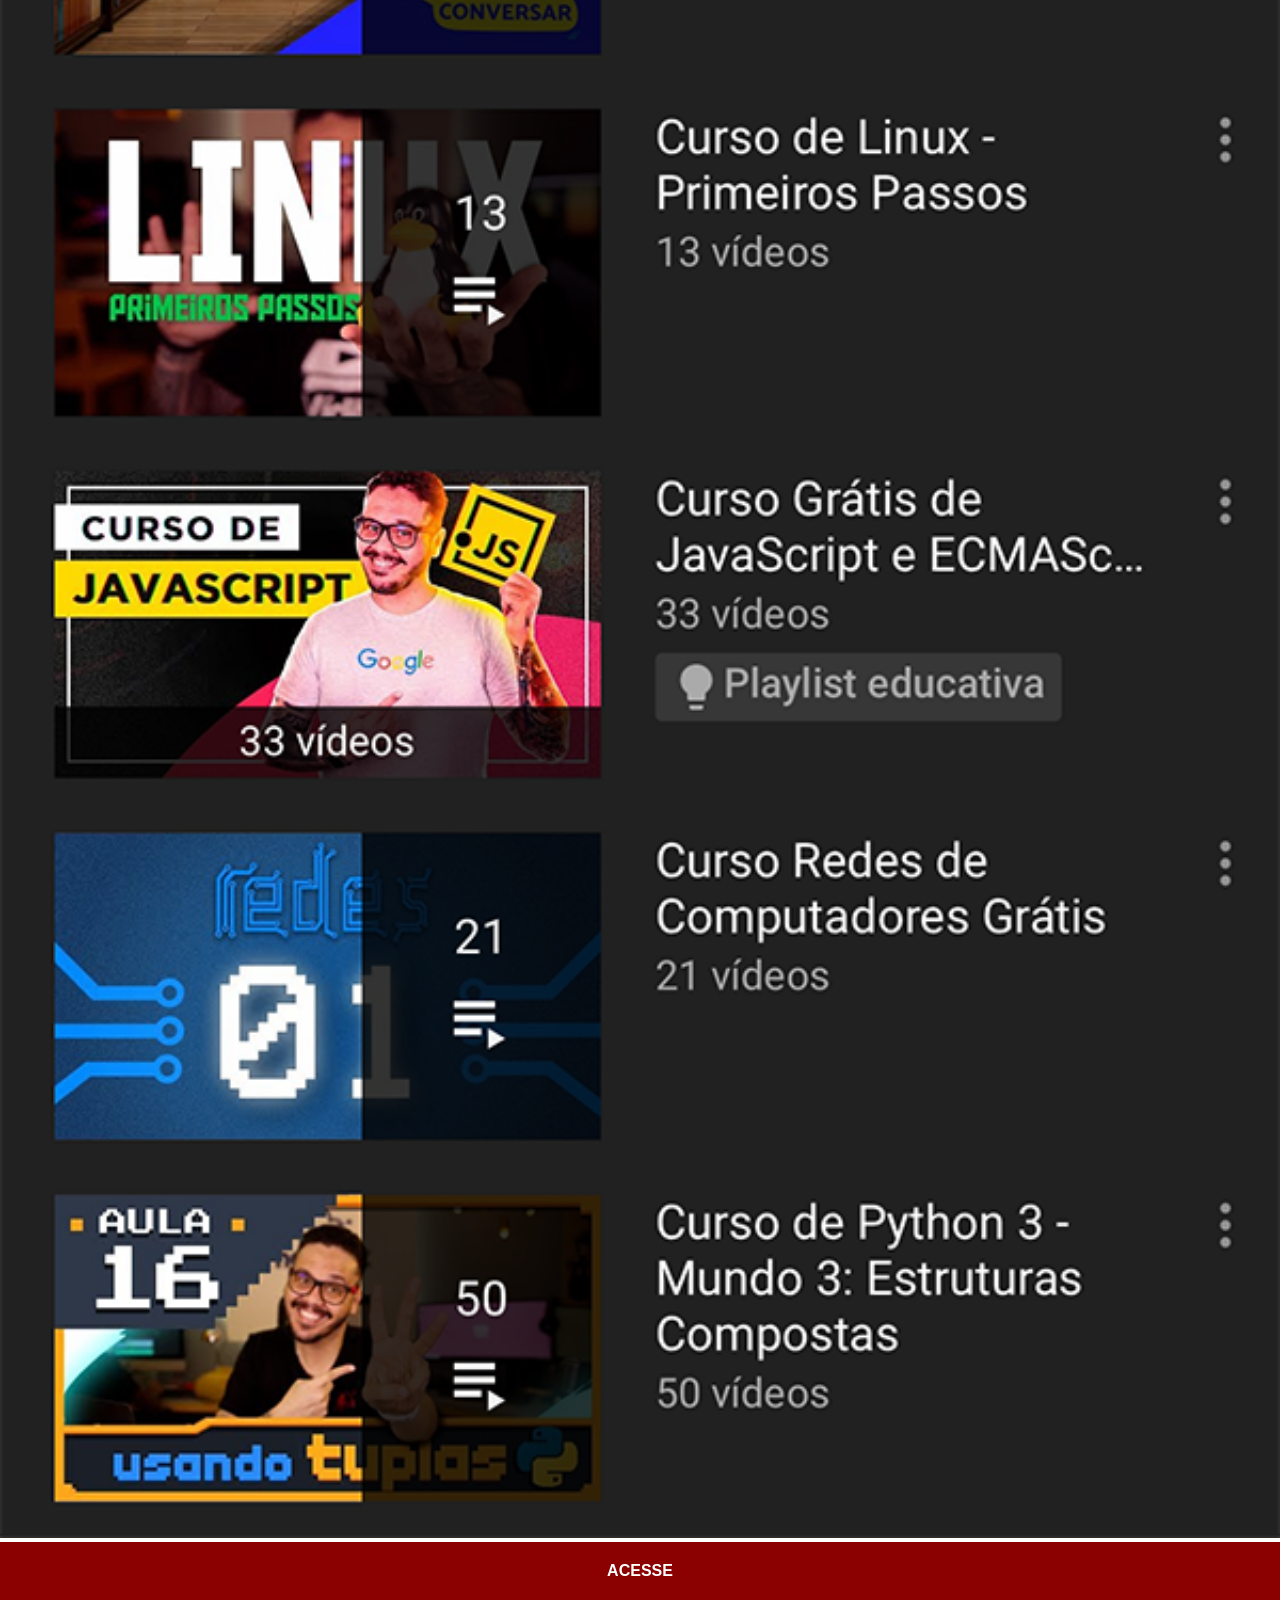
<file: youtube.html>
<!DOCTYPE html>
<html lang="pt-br">
<head>
    <meta charset="UTF-8">
    <meta name="viewport" content="width=device-width, initial-scale=1.0">
    <title>YouTube</title>
    <link rel="stylesheet" href="estilos/social.css">
</head>
<body>
    <img src="imagens/tela-youtube.png" alt="youtube">
    <a href="https://www.youtube.com.br/cursoemvideo/playlists" target="_blank">ACESSE</a>
</body>
</html>
</file>
<file: estilos/style.css>
@charset "UTF-8";

* {
    margin: 0px;
    padding: 0px;
    font-family: Arial, Helvetica, sans-serif;
}

html, body {
    height: 100vh;
    width: 100vw;
    background-color: black;
}

body {
    background: url('../imagens/fundo-madeira.jpg') no-repeat top center;
    background-size: cover;
    background-attachment: fixed;
}

main {
     position: relative;
    height: 100vh;
    
}

section#telefone{
    position: absolute;
    top: 50%;
    left: 50%;
    transform: translate(-50%, -50%);

    height: 627px;
    width: 310px;
    background: url('../imagens/frame-iphone.png') no-repeat;

}

iframe#tela {
    position: relative;
    top: 80px;
    left: 22px;
    width: 267px;
    height: 472px;
}

section#redes-sociais {
    text-align: right;
}

section#redes-sociais > a > img {
    width: 50px;
    margin: 10px;
    border-radius: 50%;
    box-shadow: 2px 2px 5px rgba(0, 0, 0, 0.353);
    box-sizing: border-box;
}

section#redes-sociais img:hover {
    border: 2px solid rgba(255, 255, 255, 0.582);
    transform: translate(-5px, -2px);
    box-shadow: 5px 5px 10px rgba(0, 0, 0, 0.356);
    transition: transform 0.3s, border 0.2s;
}
</file>
<file: estilos/social.css>
@charset "UTF-8";

* {
          margin: 0px;
          padding: 0px;  
          font-family: Arial, Helvetica, sans-serif;
        }

        ::-webkit-scrollbar {
            width: 0px;
            height: 0px;
        }

        img {
            width: 100vw;

        }

        a {
            display: block;
            background-color: darkred;
            color: white;
            padding: 20px;
            text-align: center;
            font-weight: bolder;
            text-decoration: none;
        }

        a:hover {
            background-color: rgb(218, 4, 4);
        }
</file>
